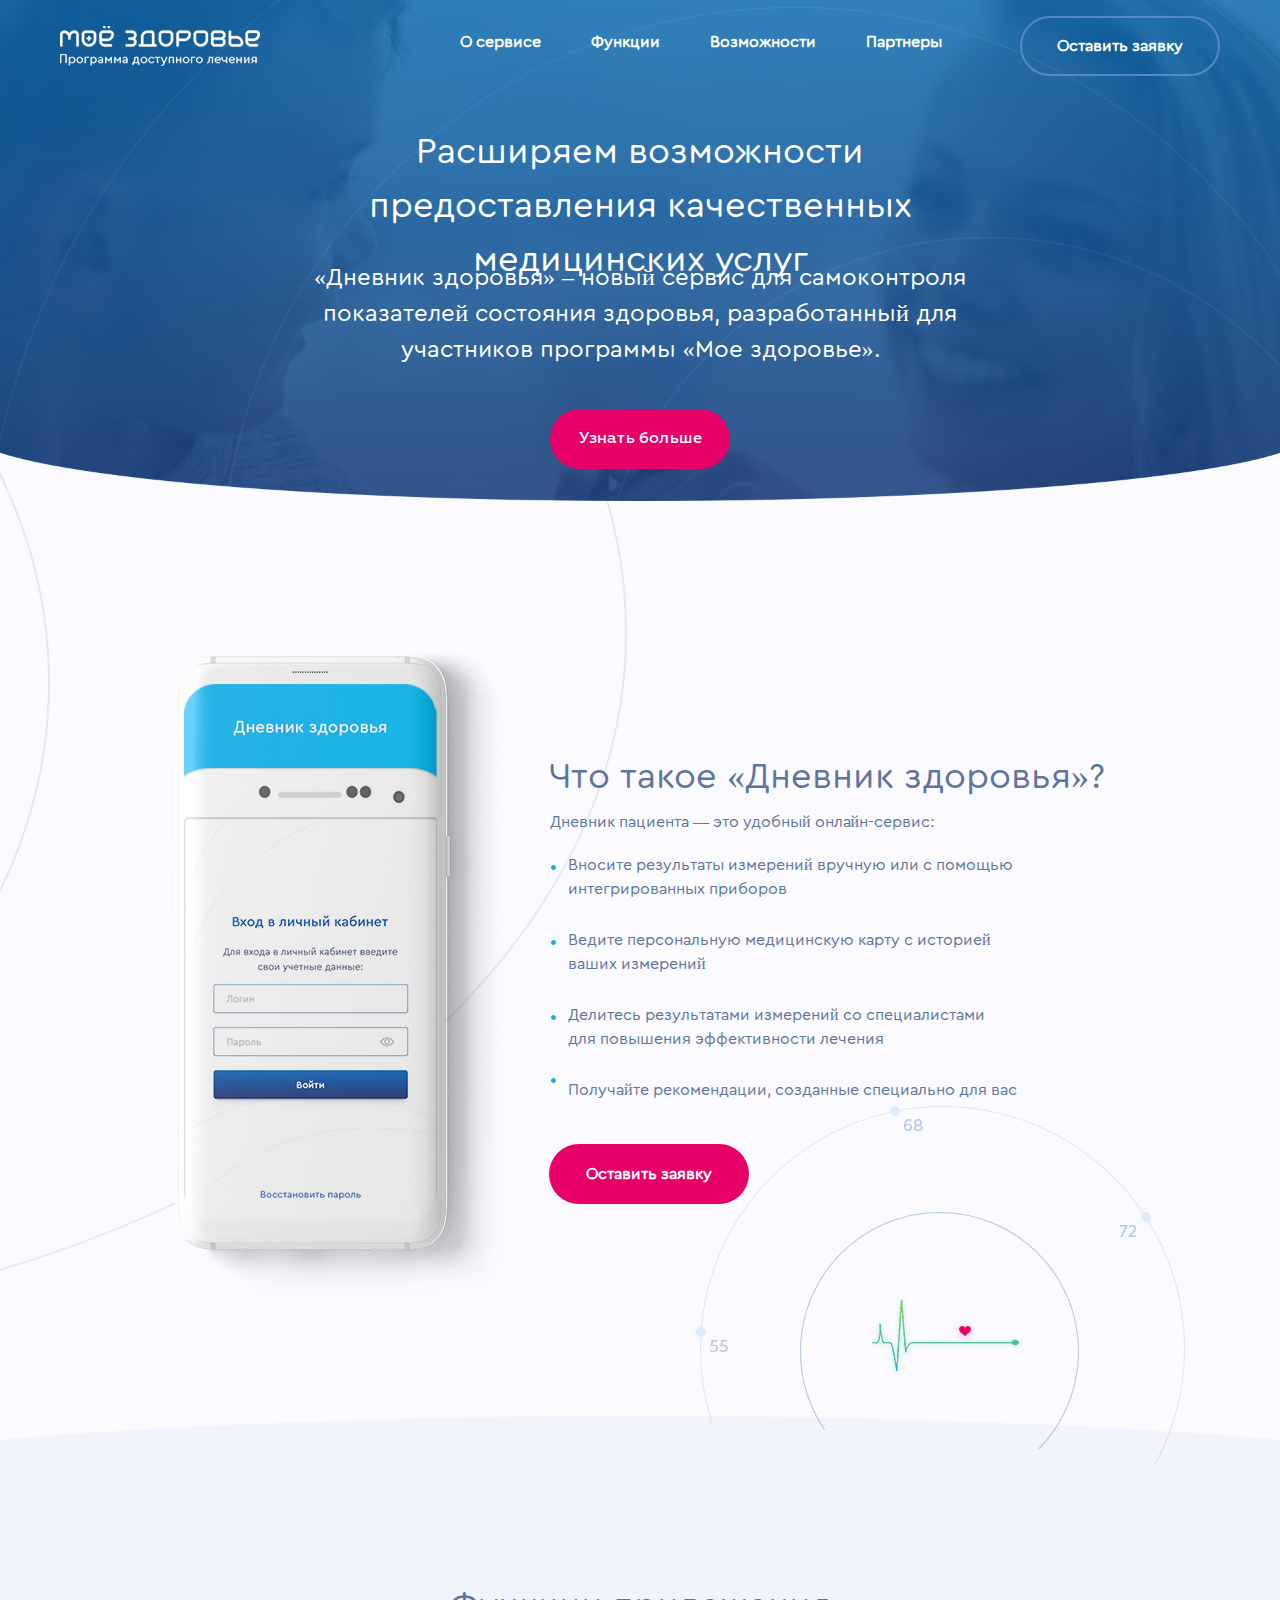
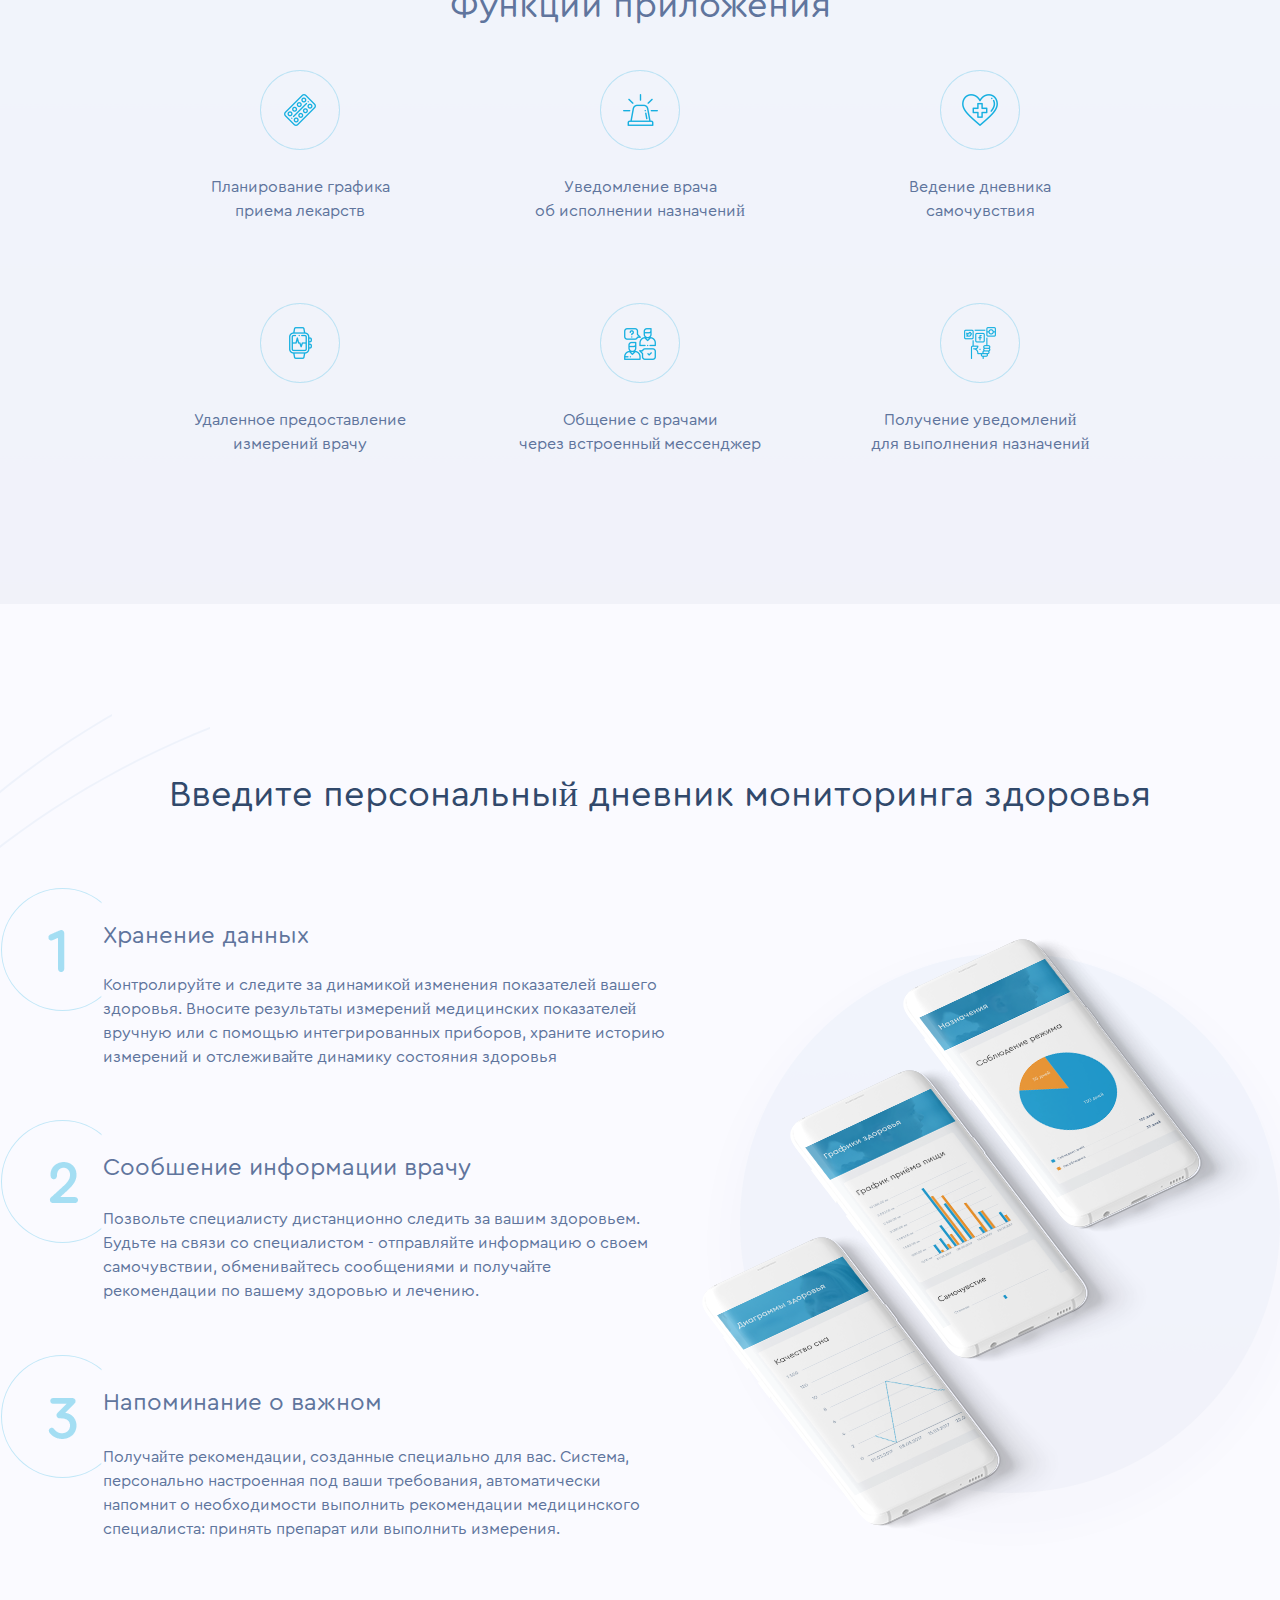
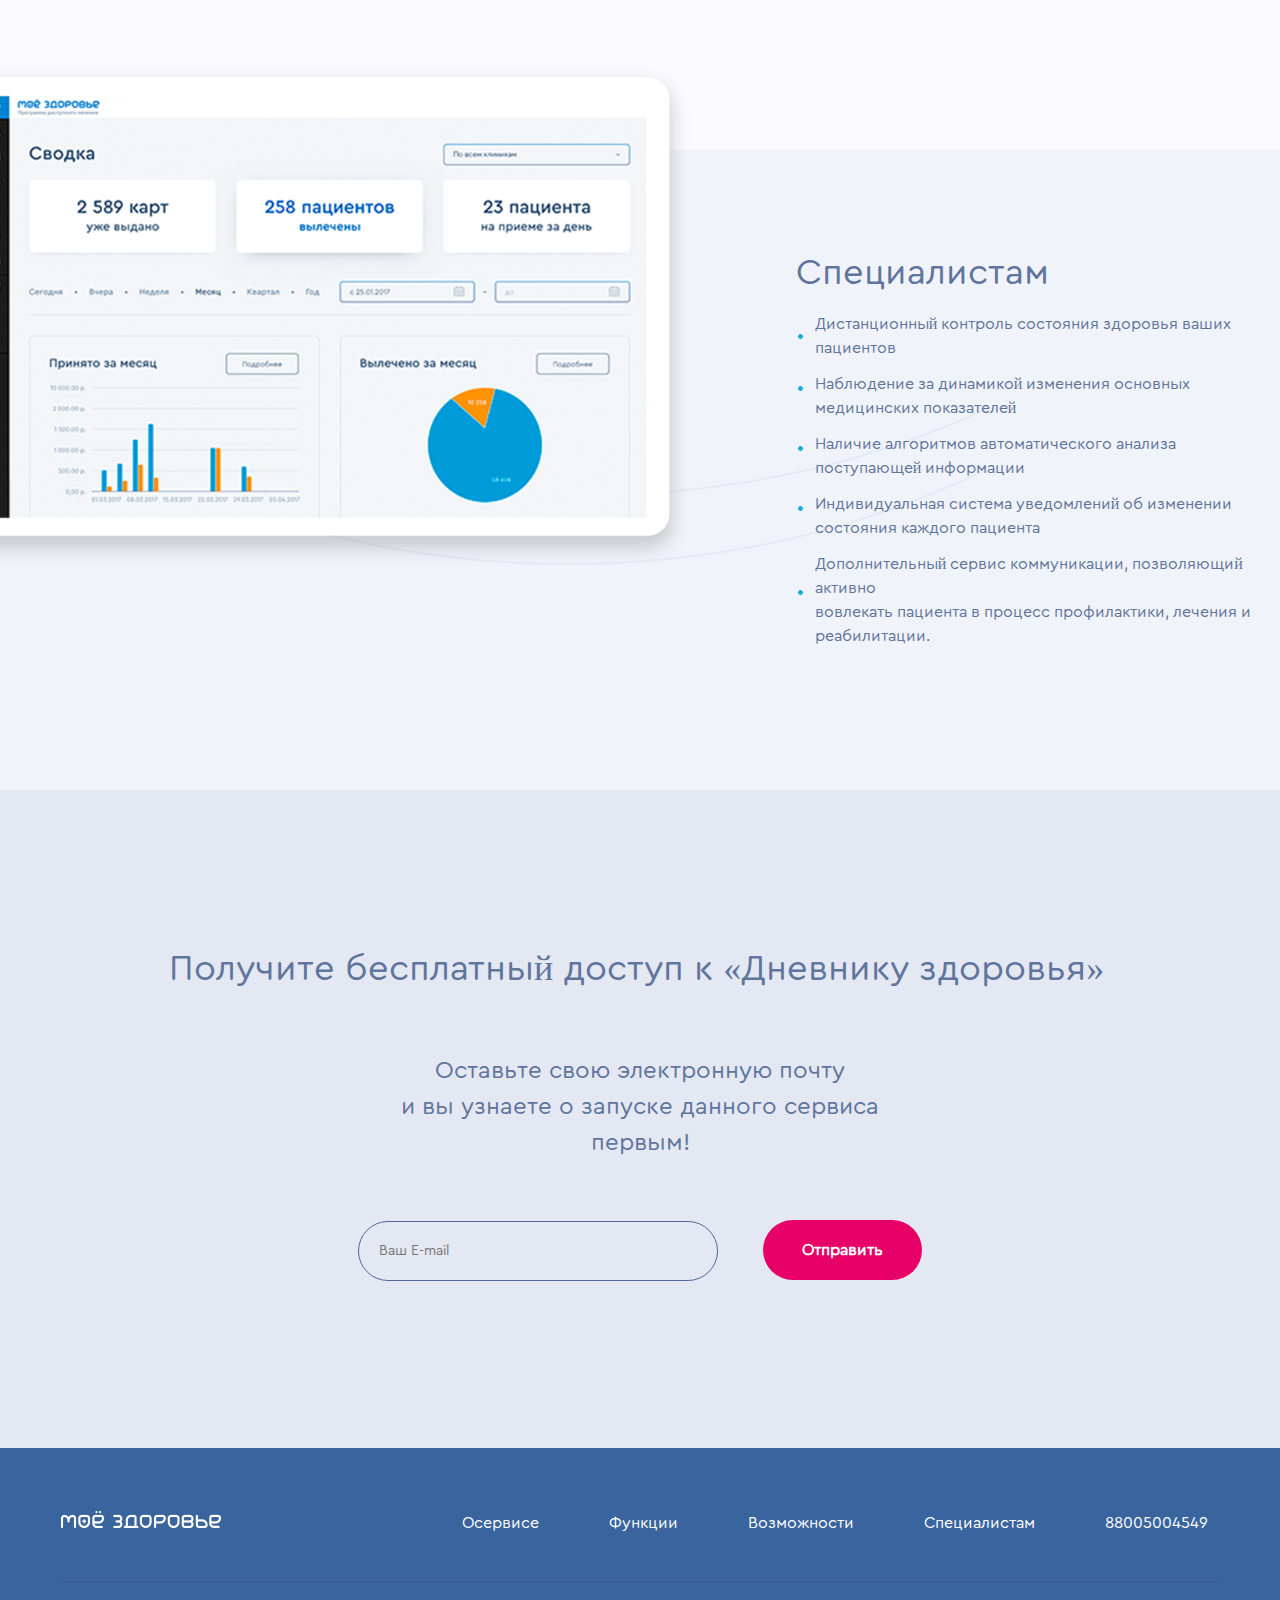
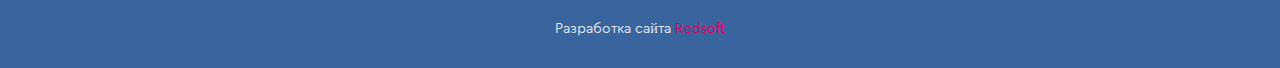
<file: index.html>
<!DOCTYPE html>
<html lang="en">
	<head>
		<meta charset="UTF-8">
		<meta name="viewport" content="width=device-width, user-scalable=no, initial-scale=1.0, maximum-scale=1.0, minimum-scale=1.0">
		<meta http-equiv="X-UA-Compatible" content="ie=edge">
		<title>Лэндинг_для_сервиса_МЗ тест.psd</title>
		<link rel="stylesheet" href="css/style.css">
		<link rel="stylesheet" href="css/slider.css">
	</head>
	<body>
		<!-- Шапка сайта -->
		<div class="header">
			<div class="header__top">			
				<div class="header__top logo">
					<img src="img/logo-gray.png" alt="">
				</div>
				<div class="header__top menu">
					<nav>
						<ul class="top-menu">
							<li>
								<a href="#">О сервисе</a>
								<div class="dot"></div>
							</li>
							<li>
								<a href="#">Функции</a>
								<div class="dot"></div>
							</li>
							<li>
								<a href="#">Возможности</a>
								<div class="dot"></div>
							</li>
							<li>
								<a href="#">Партнеры</a>
								<div class="dot"></div>
							</li>
						</ul>
					</nav>
				</div>
				<button class="order">Оставить заявку</button>
			</div>
			<h3 align="center"></h3>
<div id="slider">
	<div class="slider">
		<ul id="pics">
			<div class="pic1">
				<div class="body">
					<div class="header__text">
						<h1>Расширяем возможности предоставления 
				качественных медицинских услуг</h1>
						<p>«Дневник здоровья» – новый сервис для самоконтроля показателей состояния здоровья, разработанный для участников программы «Мое здоровье».</p>
					</div>
					<button class="more">Узнать больше</button>
					<div class="spin">
						<li class="spin-active"></li>
						<li class="spin-disable"></li>
					</div>
				</div>
				<div class="img1"></div>
			</div>
			<div class="pic2">
				<div class="body">
					<div class="header__text2">
						<h1>Следить за здоровьем станет проще</h1>
						<p>Скоро вы сможете находиться на связи со своим лечащим врачом независимо от своего местоположения, вести дневник мониторинга самочувствия, получать рекомендации по плану лечения и многое другое.</p>
					</div>
					<button class="more2">Узнать больше</button>
					<div class="spin2">
						<li class="spin-disable"></li>
						<li class="spin-active"></li>
					</div>
				</div>
				<div class="img2"></div>
			</div>
		</ul>
	</div>
</div>		</div>
		<div class="ellips">
			<img src="/img/ellips.png" alt="">
		</div>
		<!-- Дневник здоровья -->
		<div class="remsmed">
			<div class="rems">
				<div class="rems__lines"></div>
				<div class="rems__mobile">
					<img src="img/mobile.png" alt="">
				</div>
				<div class="rems__text">
					<div class="title">
						Что такое «Дневник здоровья»?
					</div>
					<div class="subtitle">
						Дневник пациента — это удобный онлайн-сервис:
					</div>
					<table class="text">
						<tr>
							<td><img src="img/dot.png" alt=""></td>
							<td>Вносите результаты измерений вручную или с помощью<br>интегрированных приборов</td>
						</tr>
						<tr>
							<td><img src="img/dot.png" alt=""></td>
							<td>Ведите персональную медицинскую карту с историей<br>ваших измерений</td>
						</tr>
						<tr>
							<td><img src="img/dot.png" alt=""></td>
							<td>Делитесь результатами измерений со специалистами<br>для повышения эффективности лечения</td>
						</tr>
						<tr>
							<td><img src="img/dot.png" alt=""></td>
							<td>Получайте рекомендации, созданные специально для вас</td>
						</tr>
					</table>
					<button class="rems__order">Оставить заявку</button>
				</div>	
			</div>
		</div>	
		<div class="diagramm">
			<img src="img/diagramm.png" alt="">
		</div>
		<!-- Функции -->
		<div class="functions">
			<div class="functions__substrate">
				<div class="functions__title">Функции приложения</div>
				<div class="functions__rows row1">
					<div class="functions__column">
						<img src="img/1.png" alt="">
						<p>Планирование графика<br>приема лекарств</p>
					</div>
					<div class="functions__column">
						<img src="img/2.png" alt="">
						<p>Уведомление врача<br>об исполнении назначений</p>
					</div>
					<div class="functions__column">
						<img src="img/3.png" alt="">
						<p>Ведение дневника<br>самочувствия</p>
					</div>
				</div>
				<div class="functions__rows row2">
					<div class="functions__column">
						<img src="img/4.png" alt="">
						<p>Удаленное предоставление<br>измерений врачу</p>
					</div>
					<div class="functions__column">
						<img src="img/5.png" alt="">
						<p>Общение с врачами<br>через встроенный мессенджер</p>
					</div>
					<div class="functions__column">
						<img src="img/6.png" alt="">
						<p>Получение уведомлений<br>для выполнения назначений</p>
					</div>
				</div>
			</div>
		</div>
		<!-- Возможности -->
		<div class="capabilities">
			<div class="capabilities__body">
				<div class="capabilities__title">
					Введите персональный дневник мониторинга здоровья
				</div>
				<div class="capabilities__columns">
					<div class="capabilities__text">
						<div class="capabilities__text text1">
							<div class="text-columns">
								<div class="text-columns__numb">
									<img src="img/numb1.png" alt="">
								</div>
								<div class="text-columns__texts">
									<div class="text-columns__text title">
										Хранение данных
									</div>
									<div class="text-columns__text text">
										Контролируйте и следите за динамикой изменения показателей вашего здоровья. Вносите результаты измерений медицинских показателей вручную или с помощью интегрированных приборов, храните историю измерений и отслеживайте динамику состояния здоровья
									</div>
								</div>
							</div>
						</div>
						<div class="capabilities__text text2">
							<div class="text-columns">
								<div class="text-columns__numb">
									<img src="img/numb2.png" alt="">
								</div>
								<div class="text-columns__texts">
									<div class="text-columns__text title">
										Сообшение информации врачу
									</div>
									<div class="text-columns__text text">
										Позвольте специалисту дистанционно следить за вашим здоровьем. Будьте на связи со специалистом - отправляйте информацию о своем самочувствии, обменивайтесь сообщениями и получайте рекомендации по вашему здоровью и лечению.
									</div>
								</div>
							</div>
						</div>
						<div class="capabilities__text text3">
							<div class="text-columns">
								<div class="text-columns__numb">
									<img src="img/numb3.png" alt="">
								</div>
								<div class="text-columns__texts">
									<div class="text-columns__text title">
										Напоминание о важном
									</div>
									<div class="text-columns__text text">
										Получайте рекомендации, созданные специально для вас. Система, персонально настроенная под ваши требования, автоматически напомнит о необходимости выполнить рекомендации медицинского специалиста: принять препарат или выполнить измерения.
									</div>
								</div>
							</div>
						</div>
					</div>
					<div class="capabilities__mobiles">
						<img src="img/mokaps_mobiles.png" alt="">
					</div>
				</div>
			</div>
		</div>
		<div class="lines">
			<img src="/img/lines.png" alt="">
		</div>
		<!-- Специалисты -->
		<div class="specialists">
			<div class="specialists__body">
				<div class="specialists__rows">
					<div class="specialists__cols col1">
						<img src="img/grupps.png" alt="">
					</div>
					<div class="specialists__cols col2">
						<div class="specialists__title">
							Специалистам
						</div>
						<table class="specialists__text">
							<tr>
								<td style="padding: 30px 10px 0 0;"><img src="img/dot.png" alt=""></td>
								<td>Дистанционный контроль состояния здоровья ваших пациентов</td>
							</tr>
							<tr>
								<td><img src="img/dot.png" alt=""></td>
								<td>Наблюдение за динамикой изменения основных<br>медицинских показателей</td>
							</tr>
							<tr>
								<td><img src="img/dot.png" alt=""></td>
								<td>Наличие алгоритмов автоматического анализа<br>поступающей информации</td>
							</tr>
							<tr>
								<td><img src="img/dot.png" alt=""></td>
								<td>Индивидуальная система уведомлений об изменении<br>состояния каждого пациента</td>
							</tr>
							<tr>
								<td><img src="img/dot.png" alt=""></td>
								<td>Дополнительный сервис коммуникации, позволяющий активно<br>вовлекать пациента в процесс профилактики, лечения и реабилитации.</td>
							</tr>
						</table>
					</div>
				</div>
			</div>
		</div>
		<!-- Доступ -->
		<div class="access">
			<div class="access__sends">
				<div class="access__text">
					<div class="access__title">
						Получите бесплатный доступ к «Дневнику здоровья»
					</div>
					<div class="access__subtitle">
						Оставьте свою электронную почту<br>и вы узнаете о запуске данного сервиса первым!
					</div>
				</div>
				<div class="access__forms">
					<form action="#" method="post">
						<input type="text" placeholder="Ваш E-mail">
						<button type="button">Отправить</button>
					</form>
				</div>
			</div>
		</div>
		<!-- Подвал сайта -->
		<div class="footer">
			<div class="footer__body">
				<div class="footer__rows">
					<div class="footer__logo">
						<img src="img/logo-bottom.png" alt="">
					</div>
					<nav class="footer__menu">
						<ul>
							<li>
								<a href="#">Осервисе</a>
							</li>
							<li>
								<a href="#">Функции</a>
							</li>
							<li>
								<a href="#">Возможности</a>
							</li>
							<li>
								<a href="#">Специалистам</a>
							</li>
							<li>
								<span>88005004549</span>
							</li>
						</ul>
					</nav>
				</div>
				<div class="footer__line"></div>
				<div class="footer__copy">
					Разработка сайта <span>Redsoft</span>
				</div>
			</div>
		</div>
		<script src="js/main.js"></script>
		<script src="js/slider.js"></script>
		<script src="js/jquery.min.js"></script>
	</body>
</html>
</file>
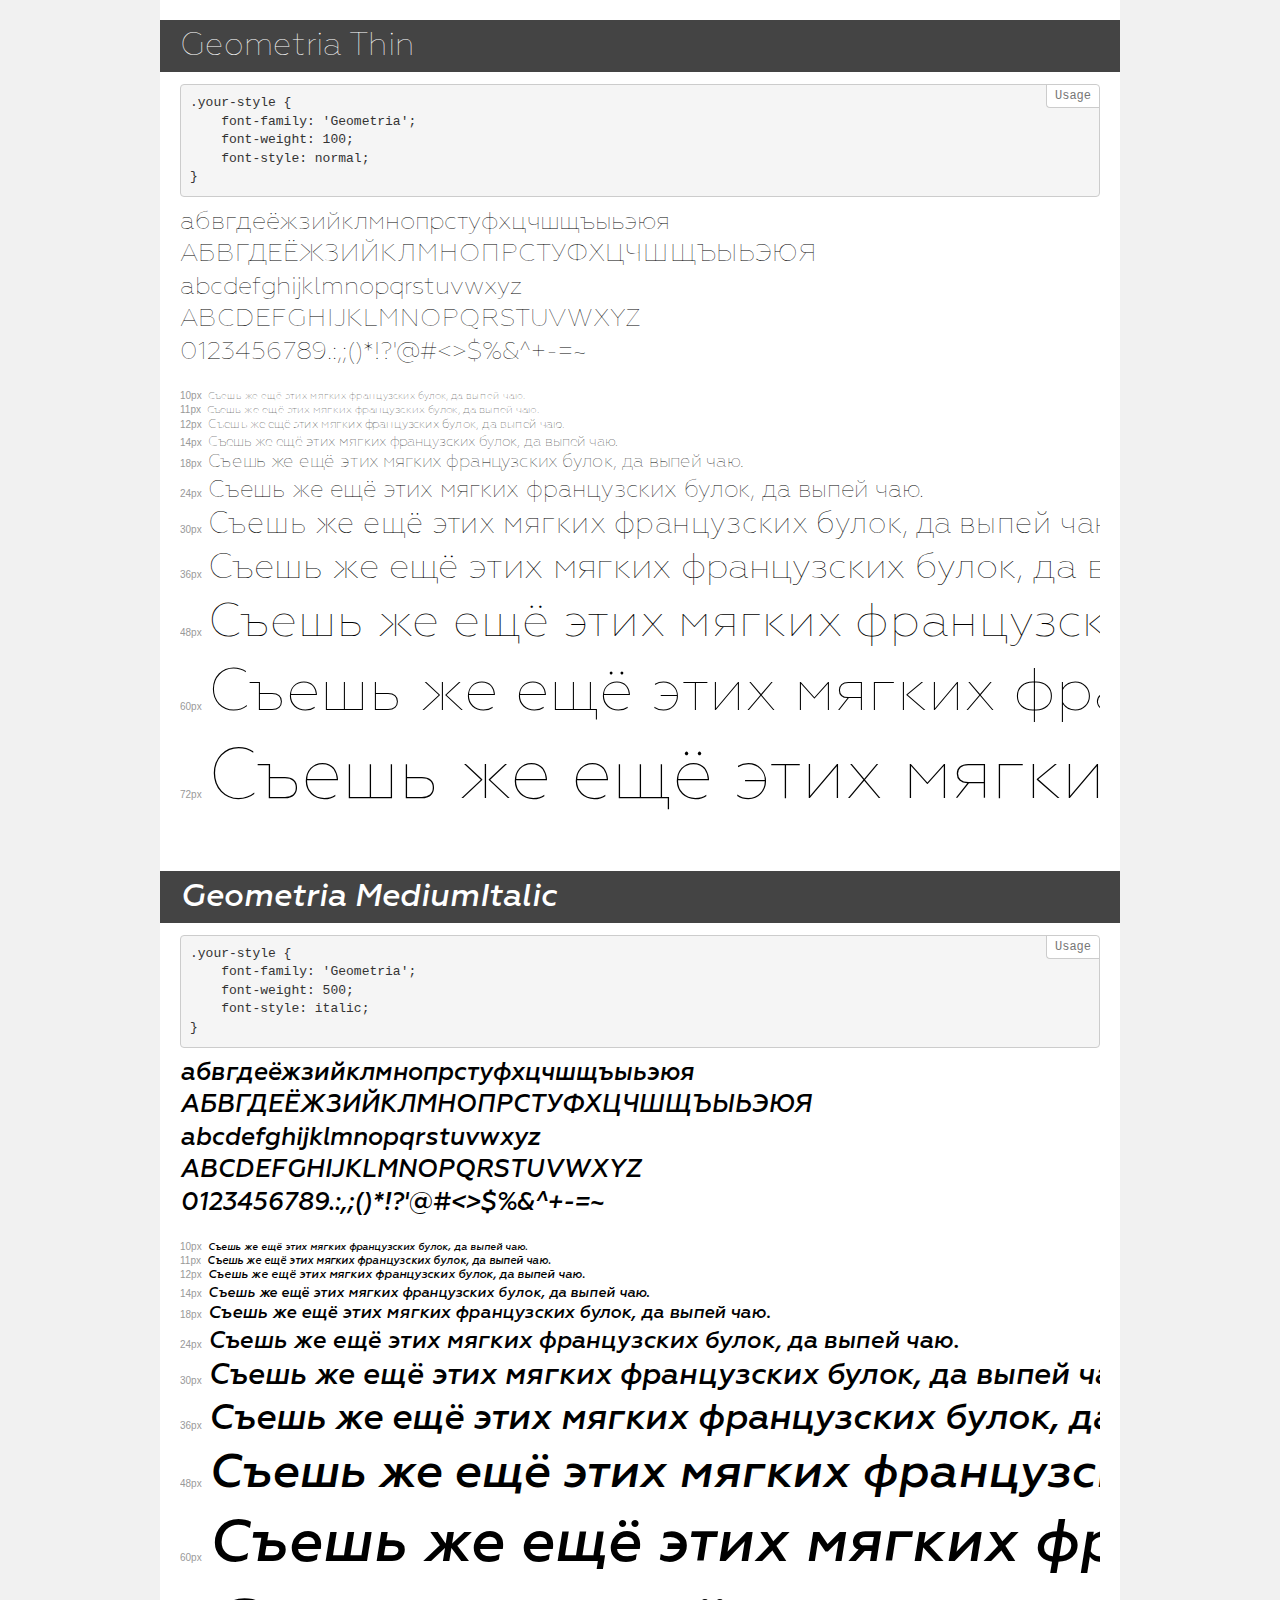
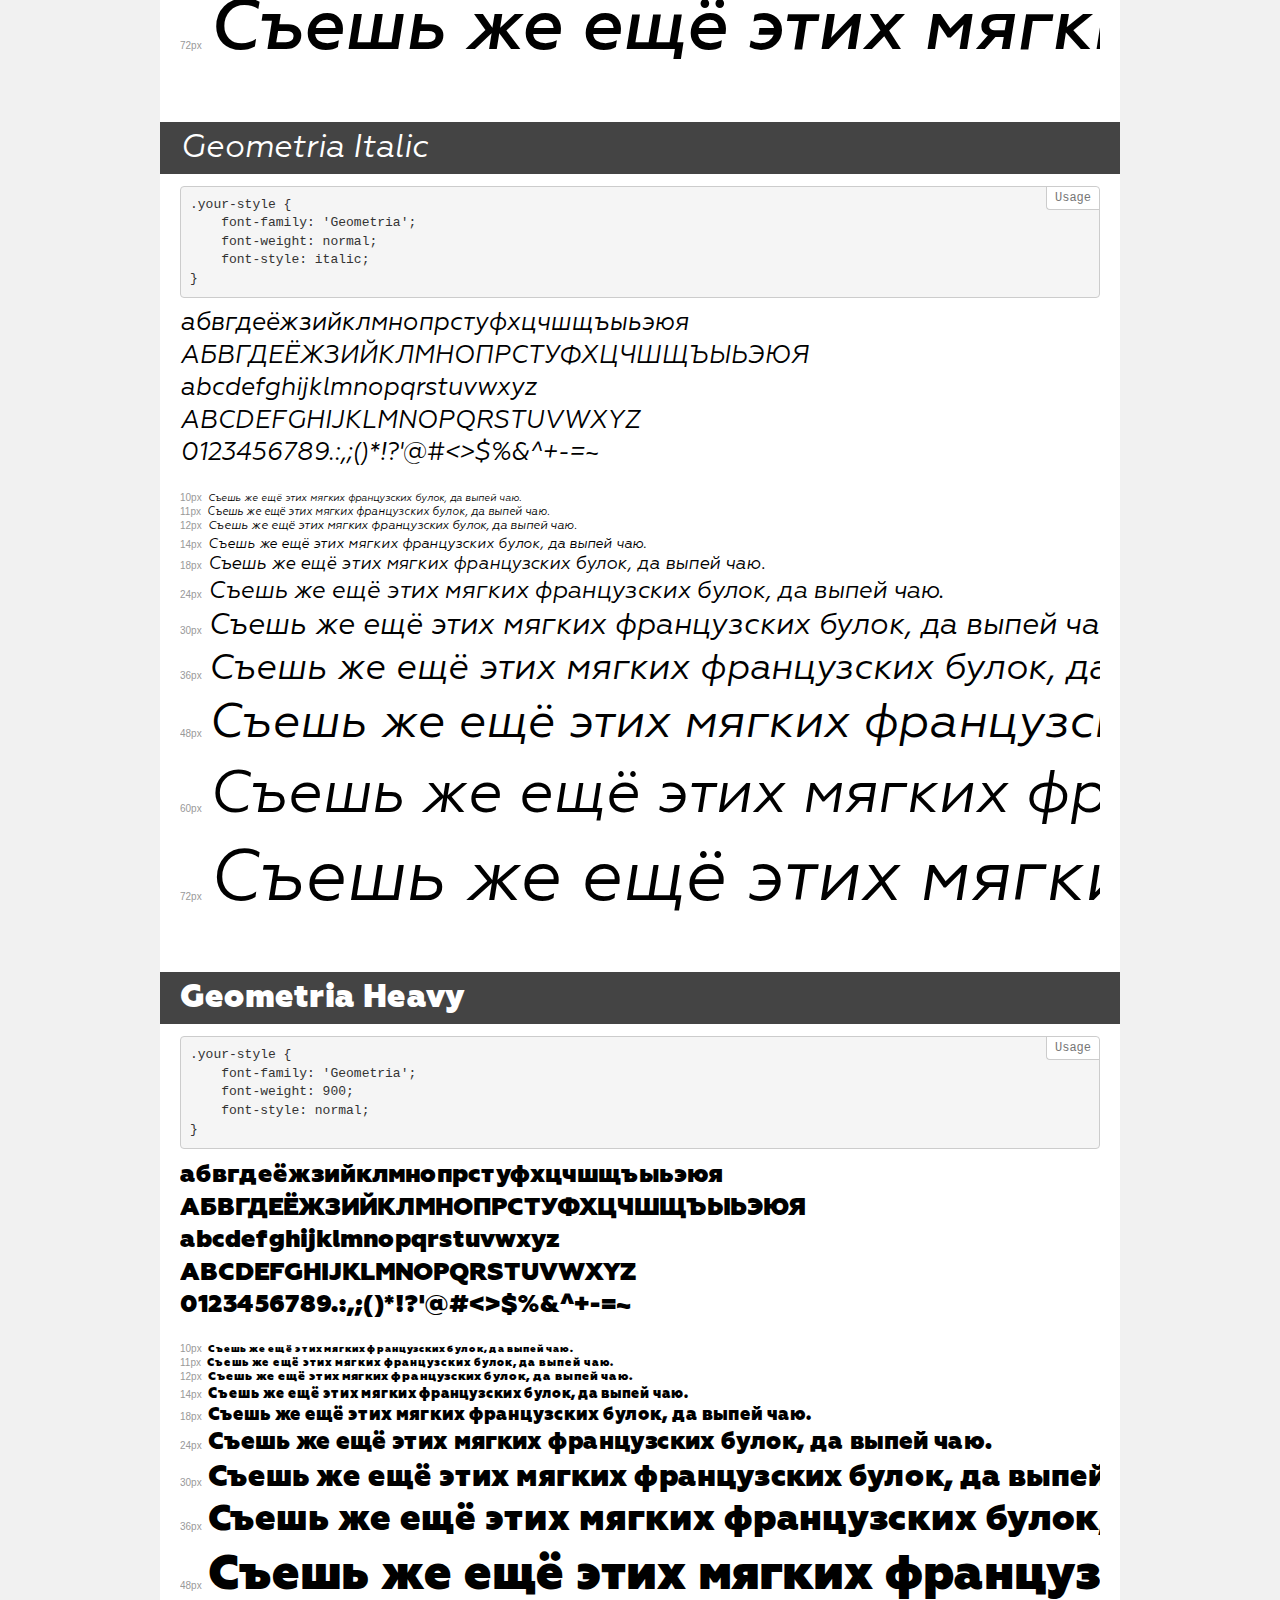
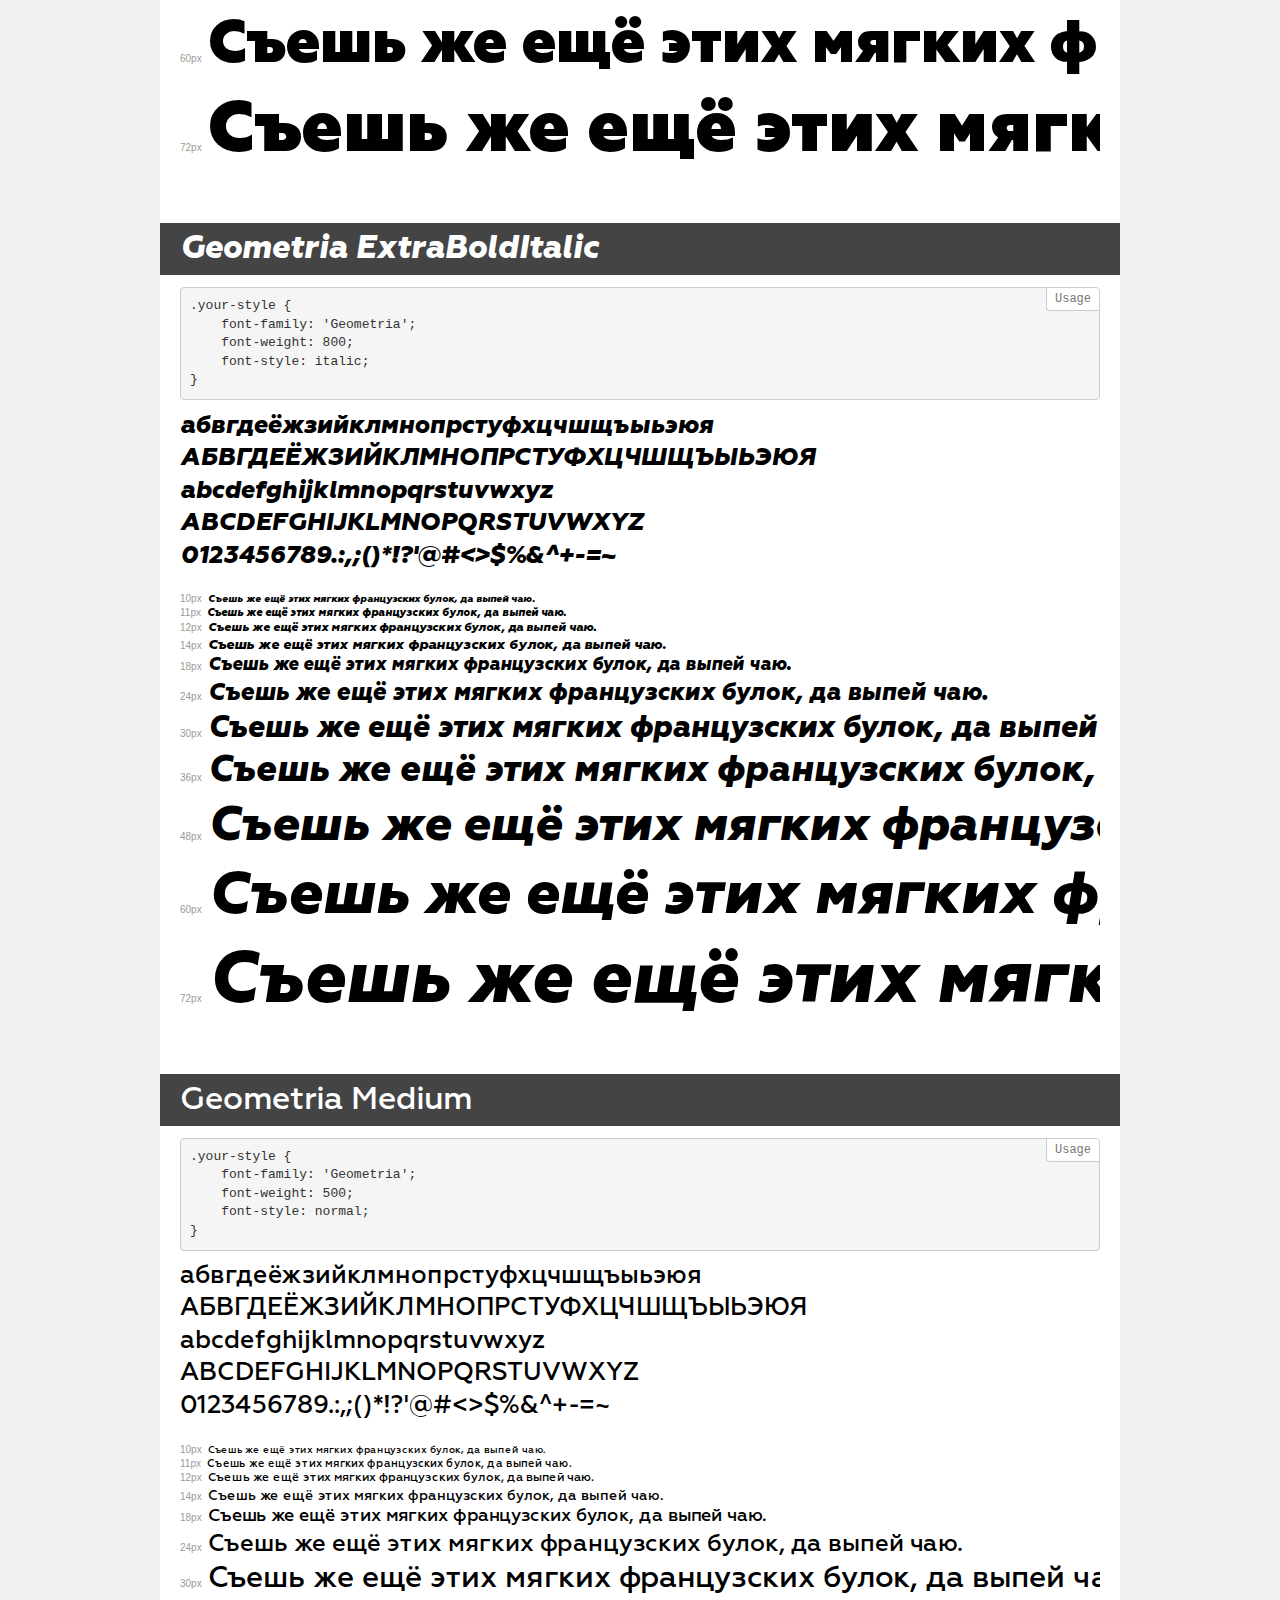
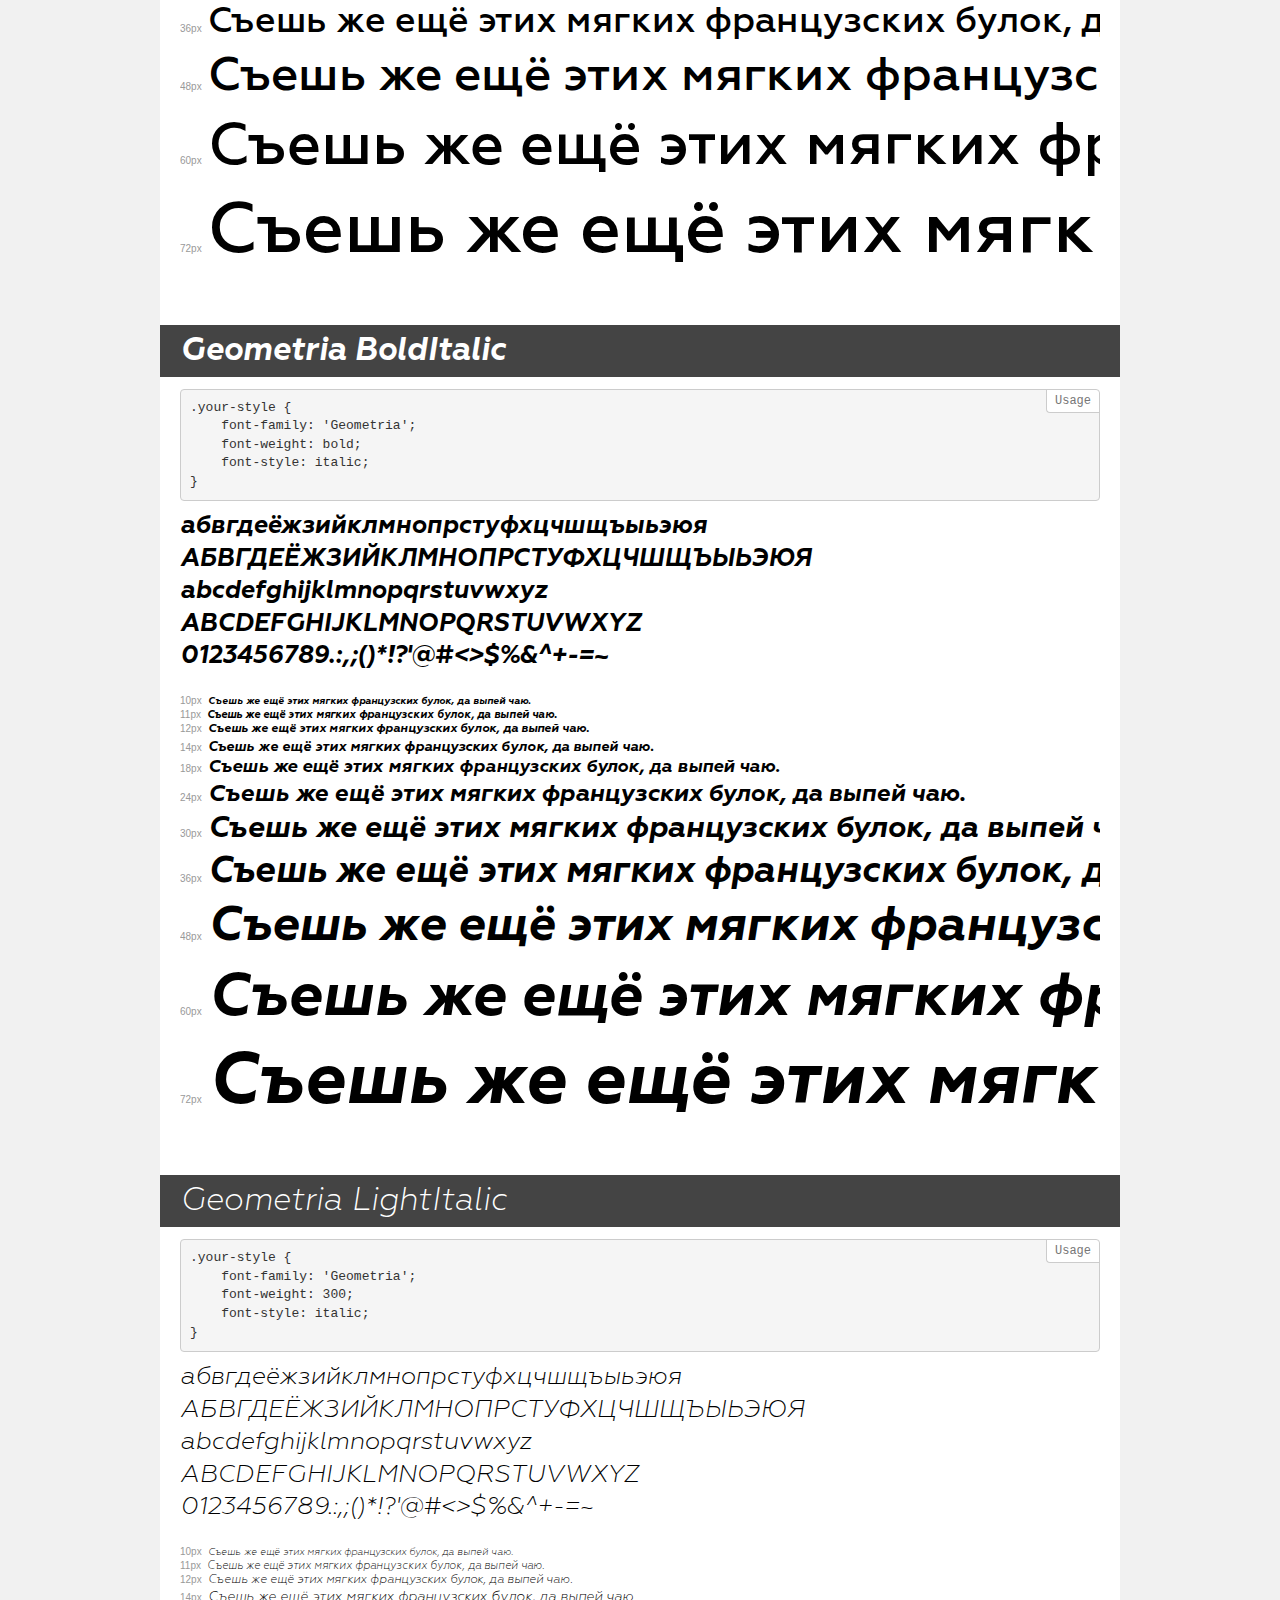
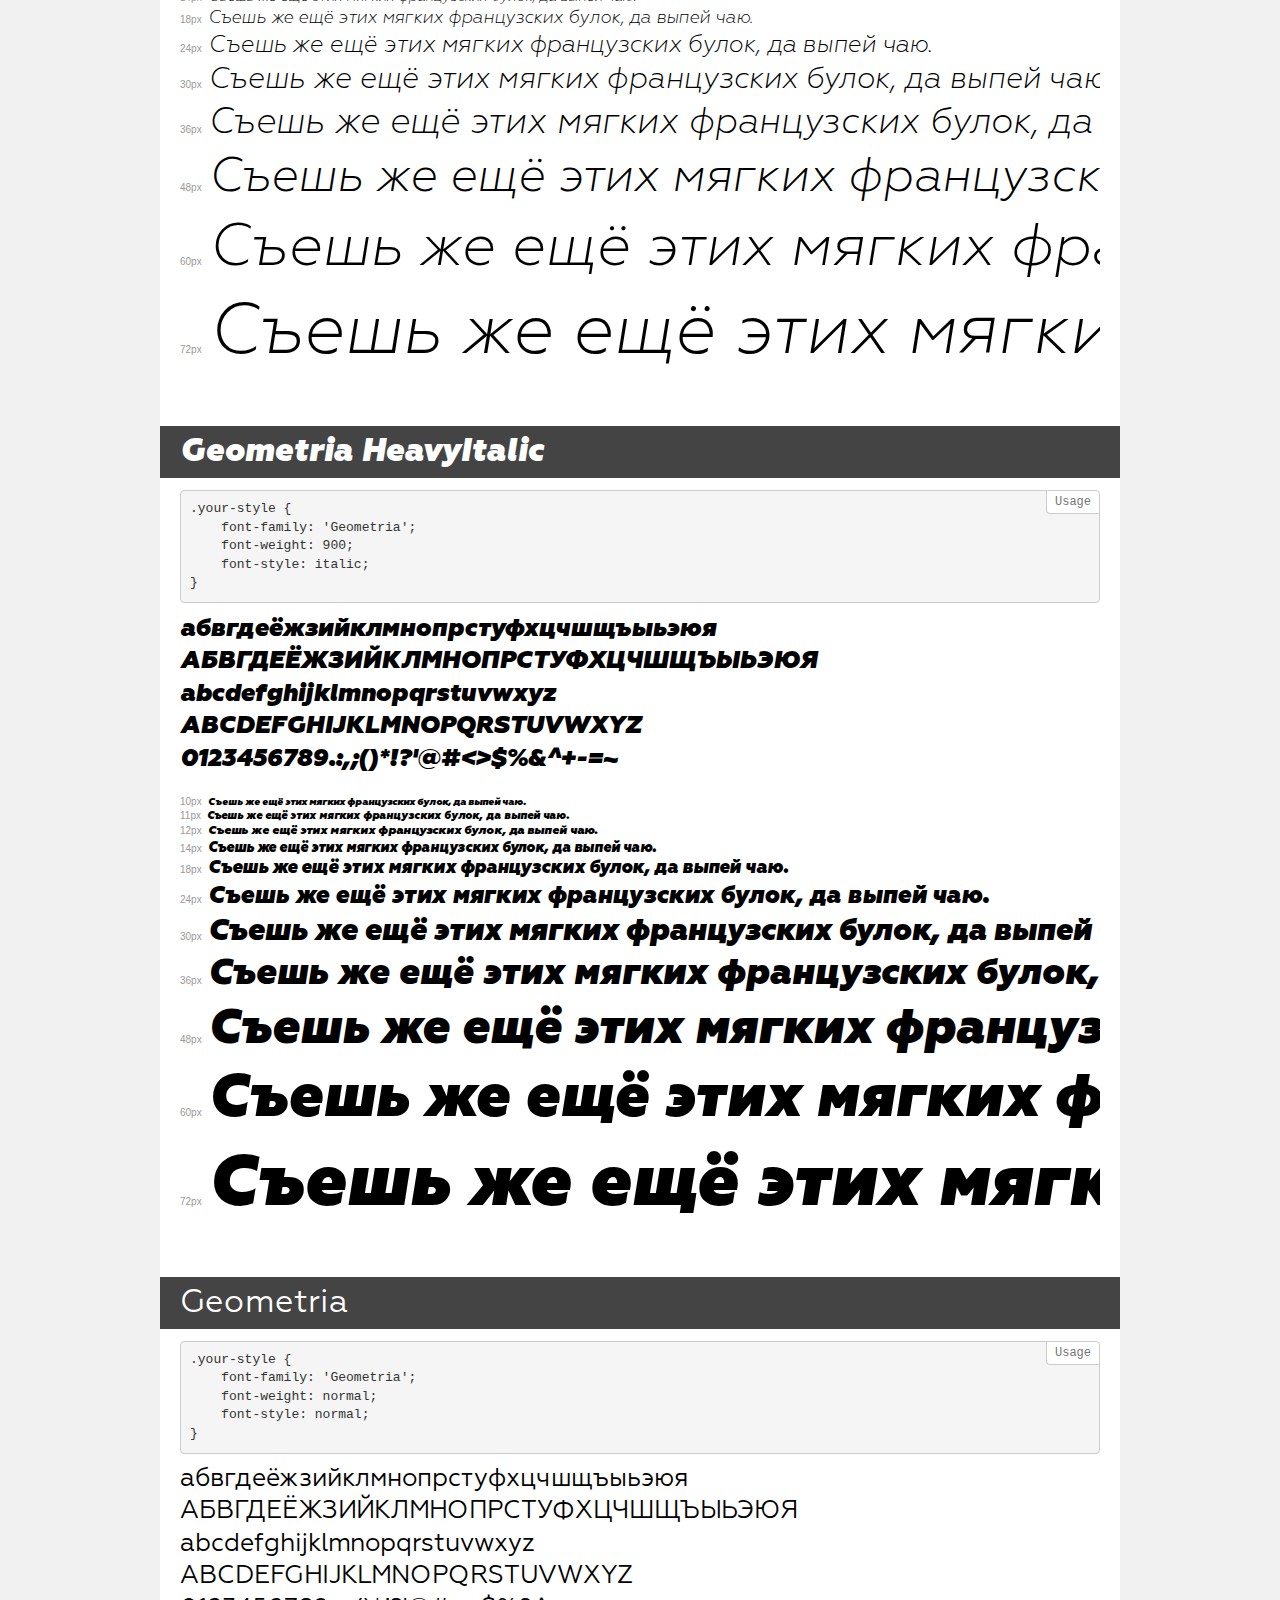
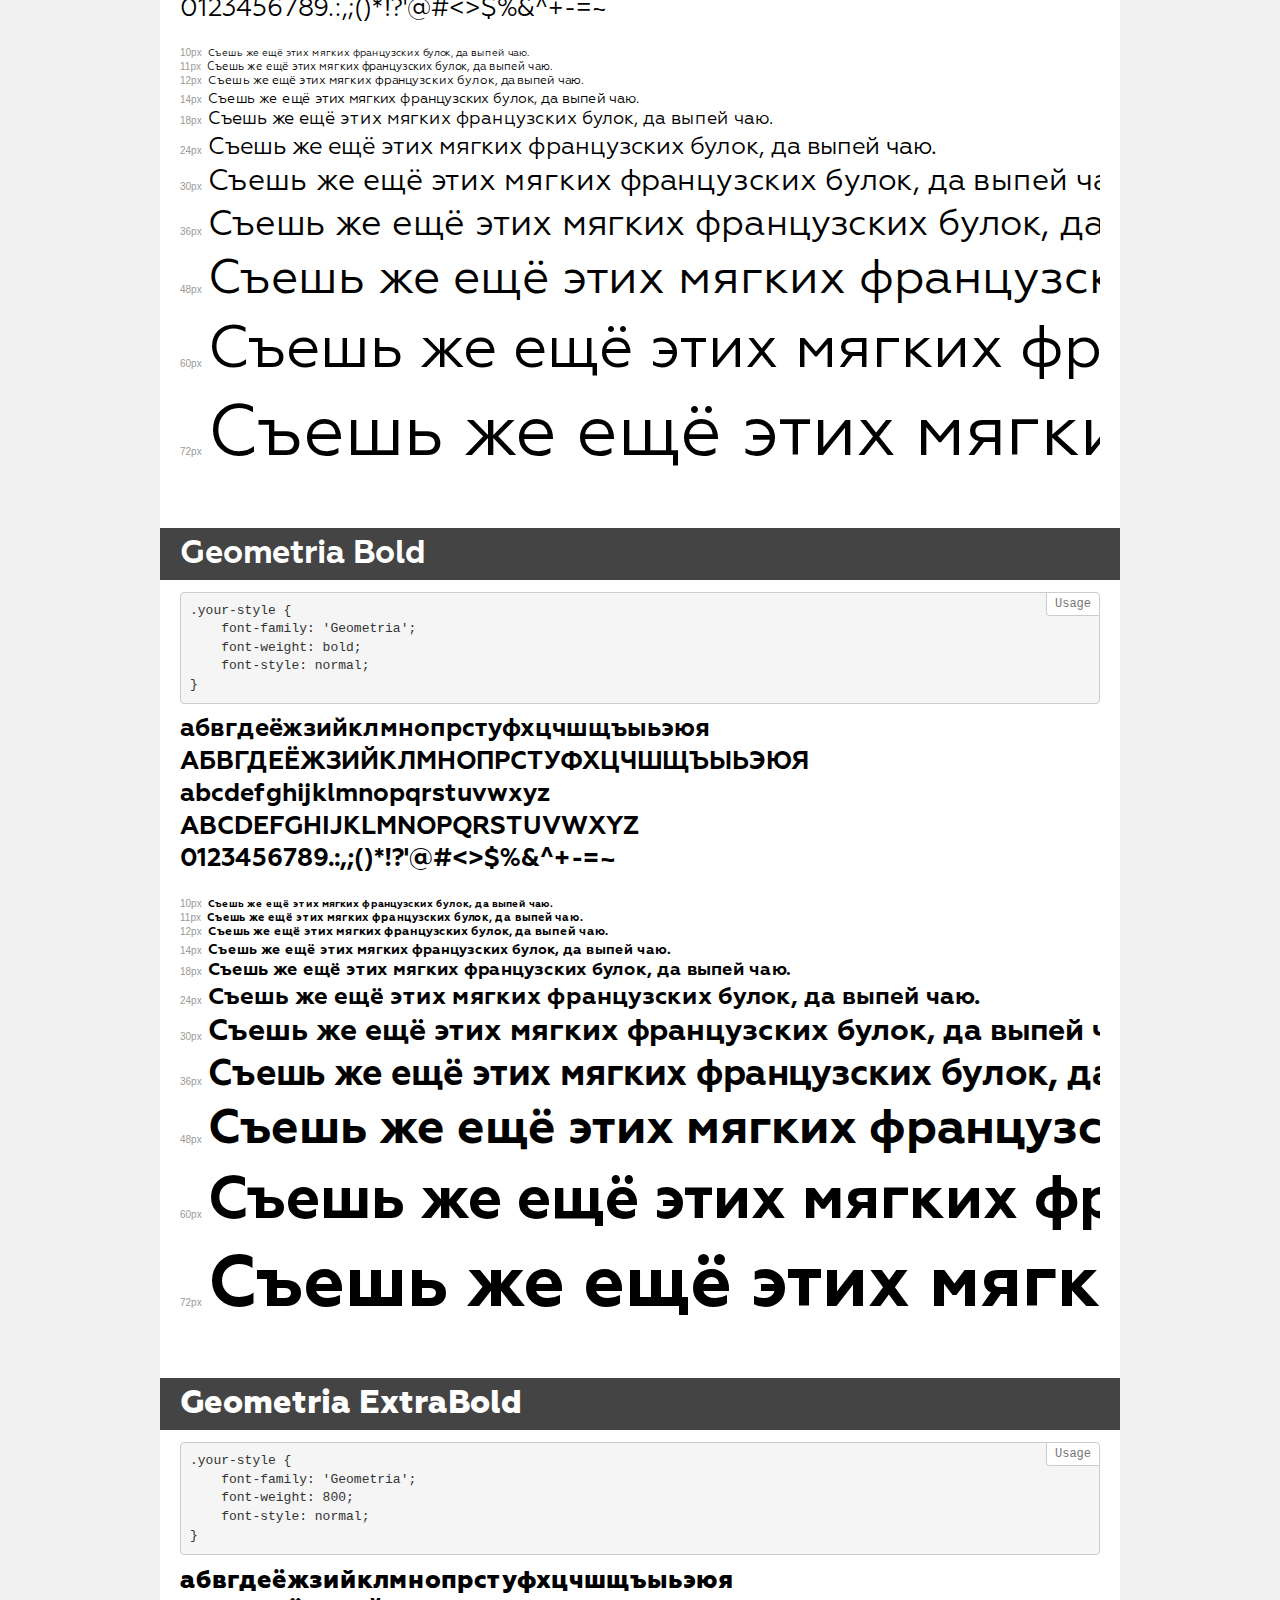
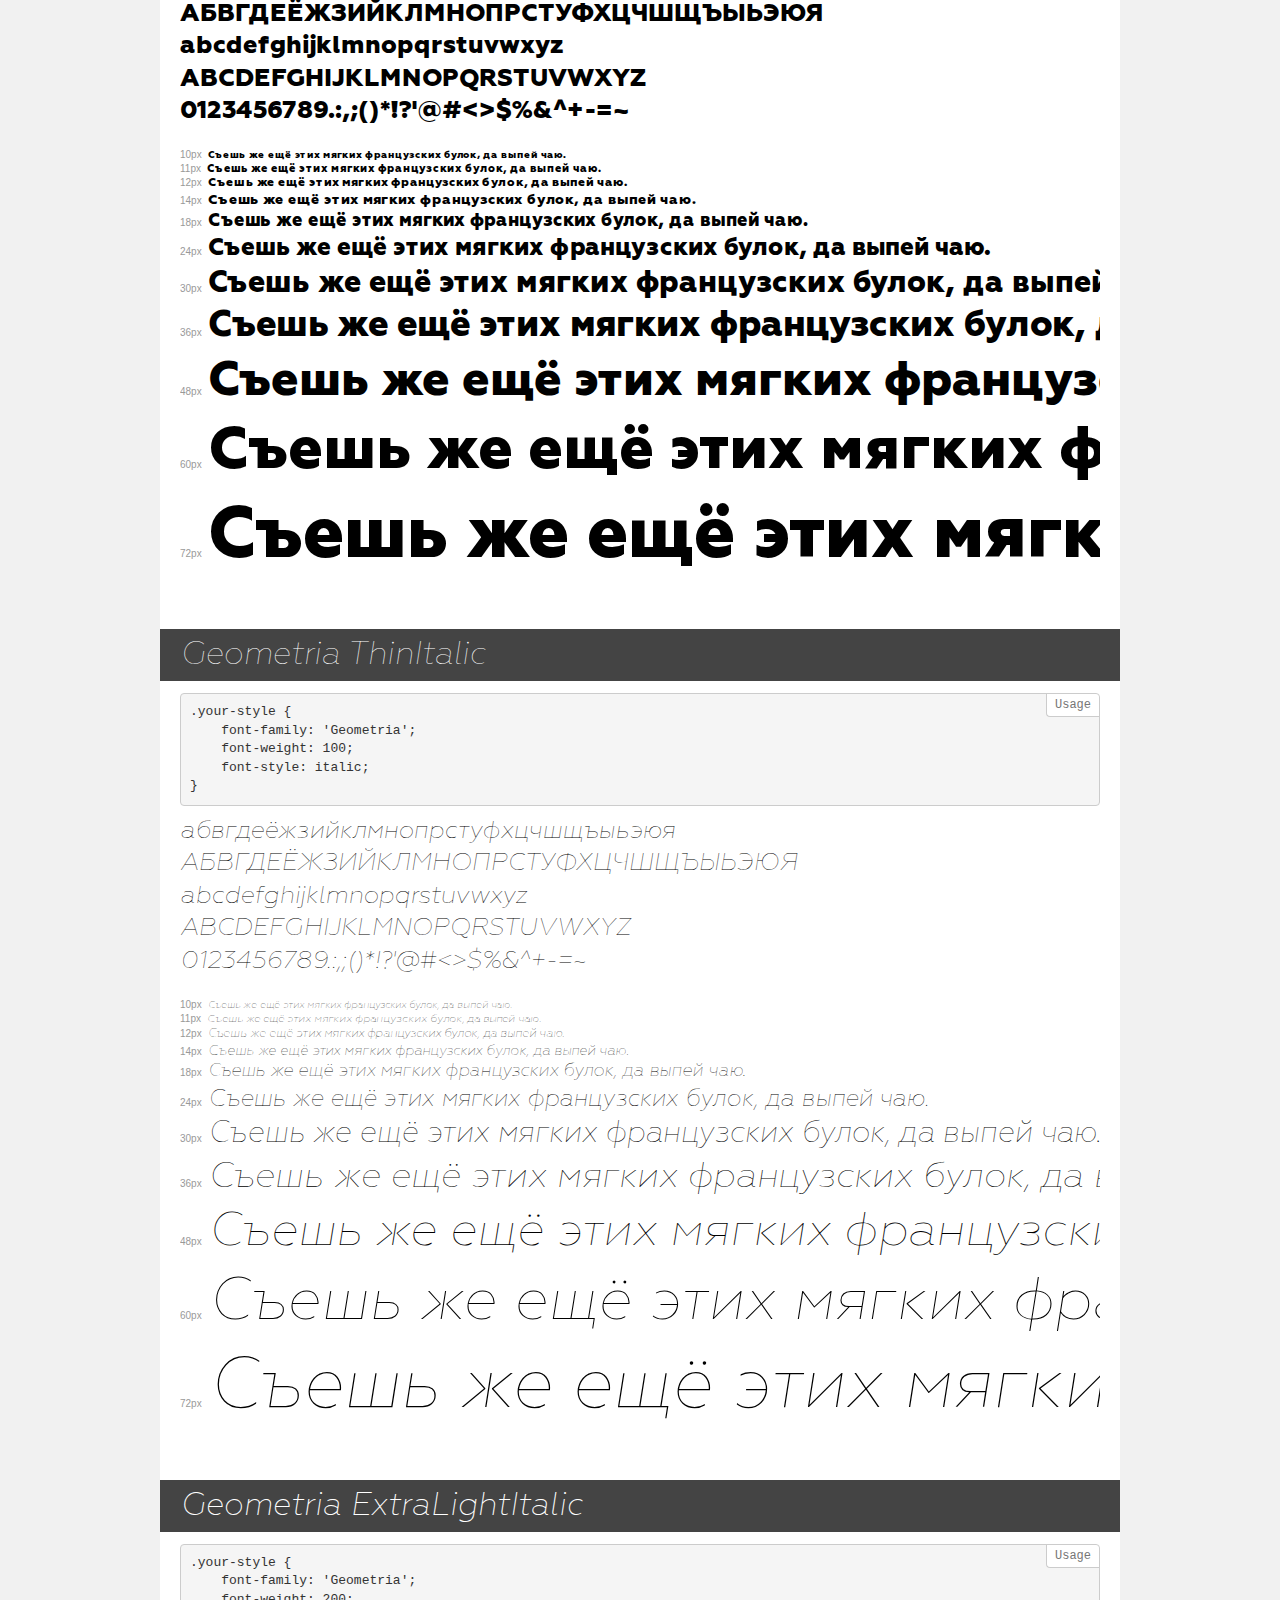
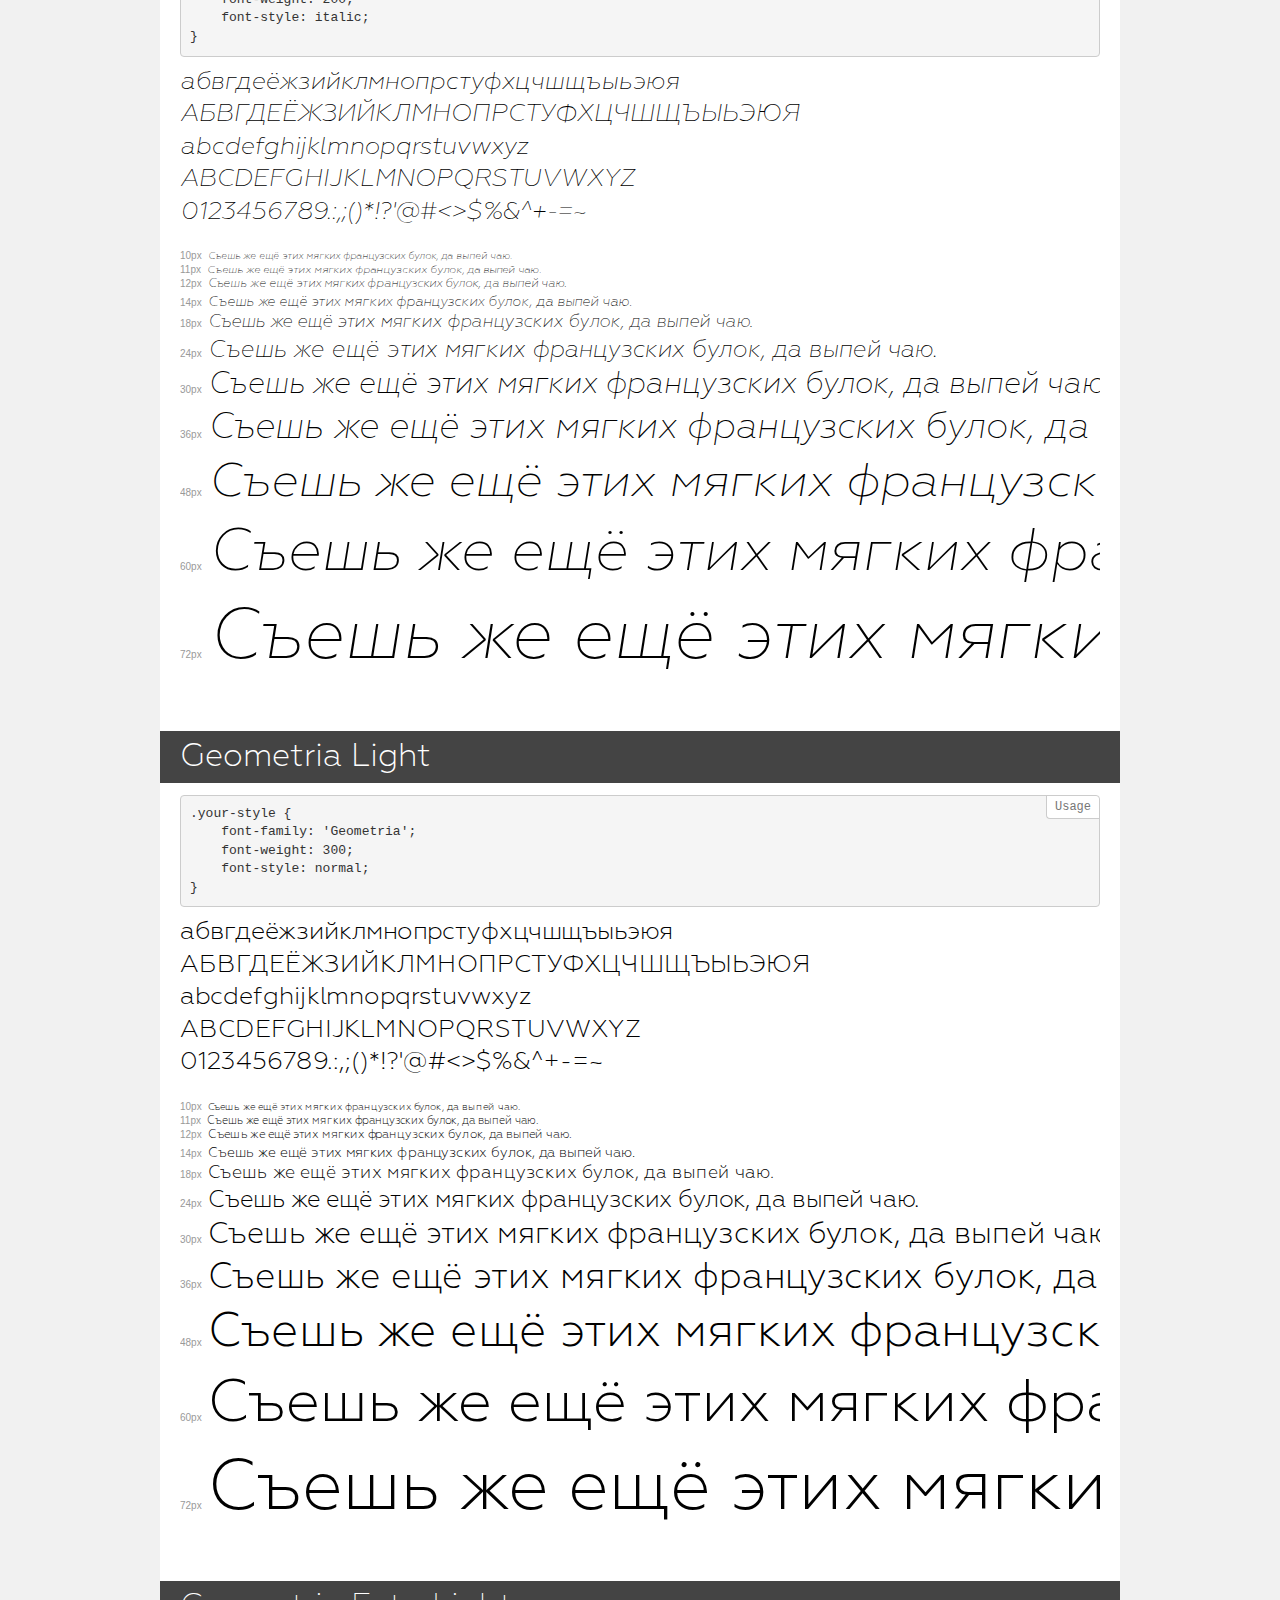
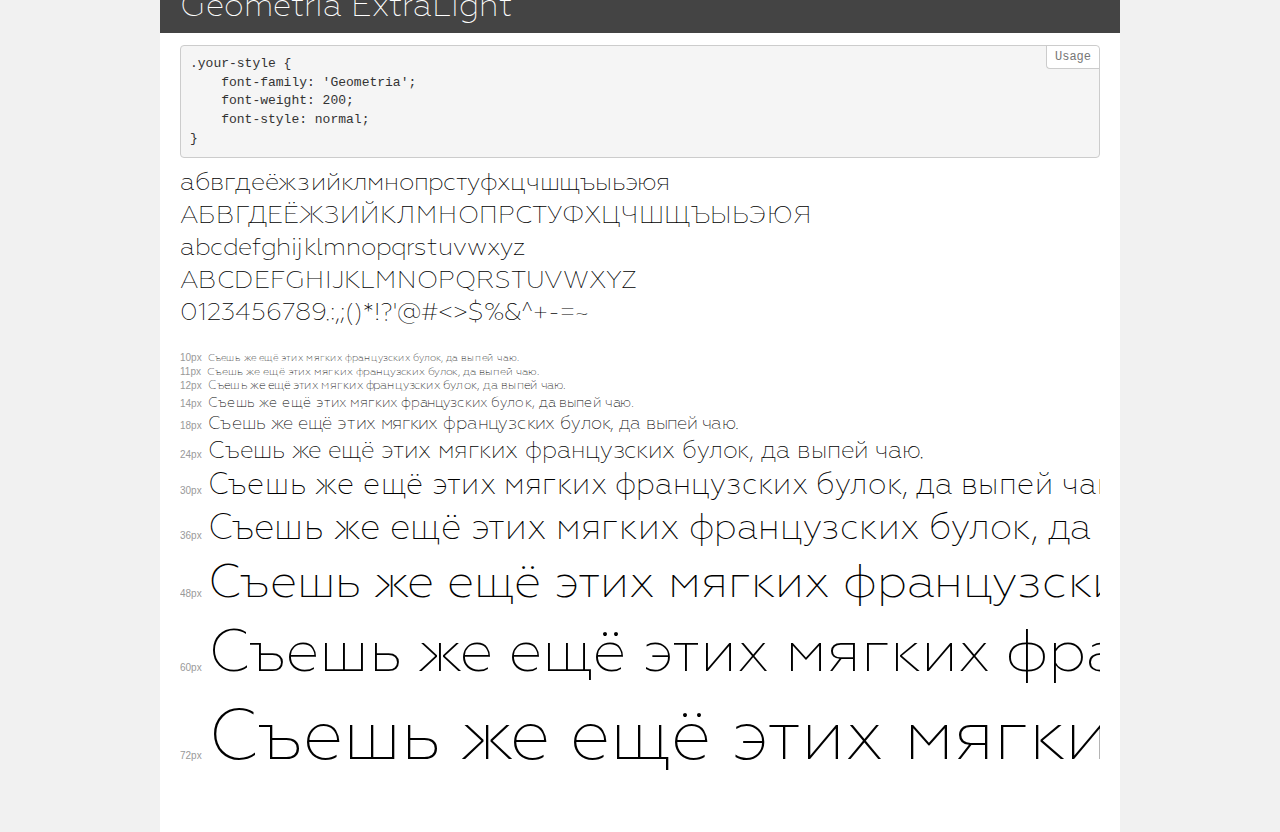
<file: fonts/Geometria/demo.html>
<!DOCTYPE html>
<html>
<head>
	<meta charset="utf-8">
	<meta http-equiv="X-UA-Compatible" content="IE=edge">
	<meta name="viewport" content="width=device-width, initial-scale=1">
	<meta name="robots" content="noindex, noarchive">
	<title>Transfonter demo</title>
	<link href="stylesheet.css" rel="stylesheet">
	<style>
		/*
		http://meyerweb.com/eric/tools/css/reset/
		v2.0 | 20110126
		License: none (public domain)
		*/
		html, body, div, span, applet, object, iframe,
		h1, h2, h3, h4, h5, h6, p, blockquote, pre,
		a, abbr, acronym, address, big, cite, code,
		del, dfn, em, img, ins, kbd, q, s, samp,
		small, strike, strong, sub, sup, tt, var,
		b, u, i, center,
		dl, dt, dd, ol, ul, li,
		fieldset, form, label, legend,
		table, caption, tbody, tfoot, thead, tr, th, td,
		article, aside, canvas, details, embed,
		figure, figcaption, footer, header, hgroup,
		menu, nav, output, ruby, section, summary,
		time, mark, audio, video {
			margin: 0;
			padding: 0;
			border: 0;
			font-size: 100%;
			font: inherit;
			vertical-align: baseline;
		}
		/* HTML5 display-role reset for older browsers */
		article, aside, details, figcaption, figure,
		footer, header, hgroup, menu, nav, section {
			display: block;
		}
		body {
			line-height: 1;
		}
		ol, ul {
			list-style: none;
		}
		blockquote, q {
			quotes: none;
		}
		blockquote:before, blockquote:after,
		q:before, q:after {
			content: '';
			content: none;
		}
		table {
			border-collapse: collapse;
			border-spacing: 0;
		}
		/* common styles */
		body {
			background: #f1f1f1;
			color: #000;
		}
		.page {
			background: #fff;
			width: 920px;
			margin: 0 auto;
			padding: 20px 20px 0 20px;
			overflow: hidden;
		}
		.font-container {
			overflow-x: auto;
			overflow-y: hidden;
			margin-bottom: 40px;
			line-height: 1.3;
			white-space: nowrap;
			padding-bottom: 5px;
		}
		h1 {
			position: relative;
			background: #444;
			font-size: 32px;
			color: #fff;
			padding: 10px 20px;
			margin: 0 -20px 12px -20px;
		}
		.letters {
			font-size: 25px;
			margin-bottom: 20px;
		}
		.s10:before {
			content: '10px';
		}
		.s11:before {
			content: '11px';
		}
		.s12:before {
			content: '12px';
		}
		.s14:before {
			content: '14px';
		}
		.s18:before {
			content: '18px';
		}
		.s24:before {
			content: '24px';
		}
		.s30:before {
			content: '30px';
		}
		.s36:before {
			content: '36px';
		}
		.s48:before {
			content: '48px';
		}
		.s60:before {
			content: '60px';
		}
		.s72:before {
			content: '72px';
		}
		.s10:before, .s11:before, .s12:before, .s14:before,
		.s18:before, .s24:before, .s30:before, .s36:before,
		.s48:before, .s60:before, .s72:before {
			font-family: Arial, sans-serif;
			font-size: 10px;
			font-weight: normal;
			font-style: normal;
			color: #999;
			padding-right: 6px;
		}
		pre {
			display: block;
			position: relative;
			padding: 9px;
			margin: 0 0 10px;
			font-family: Monaco, Menlo, Consolas, "Courier New", monospace !important;
			font-size: 13px;
			line-height: 1.428571429;
			color: #333;
			font-weight: normal !important;
			font-style: normal !important;
			background-color: #f5f5f5;
			border: 1px solid #ccc;
			overflow-x: auto;
			border-radius: 4px;
		}
		pre:after {
			display: block;
			position: absolute;
			right: 0;
			top: 0;
			content: 'Usage';
			line-height: 1;
			padding: 5px 8px;
			font-size: 12px;
			color: #767676;
			background-color: #fff;
			border: 1px solid #ccc;
			border-right: none;
			border-top: none;
			border-radius: 0 4px 0 4px;
			z-index: 10;
		}
		/* responsive */
		@media (max-width: 959px) {
			.page {
				width: auto;
				margin: 0;
			}
		}
	</style>
</head>
<body>
<div class="page">
	<div class="demo" style="font-family: 'Geometria'; font-weight: 100; font-style: normal;">
		<h1>Geometria Thin</h1>
		<pre>.your-style {
    font-family: 'Geometria';
    font-weight: 100;
    font-style: normal;
}</pre>
		<div class="font-container">
			<p class="letters">
				абвгдеёжзийклмнопрстуфхцчшщъыьэюя <br />
				АБВГДЕЁЖЗИЙКЛМНОПРСТУФХЦЧШЩЪЫЬЭЮЯ <br />
				abcdefghijklmnopqrstuvwxyz <br />
				ABCDEFGHIJKLMNOPQRSTUVWXYZ <br />				0123456789.:,;()*!?'@#<>$%&^+-=~
			</p>
			<p class="s10" style="font-size: 10px;">Съешь же ещё этих мягких французских булок, да выпей чаю.</p>
			<p class="s11" style="font-size: 11px;">Съешь же ещё этих мягких французских булок, да выпей чаю.</p>
			<p class="s12" style="font-size: 12px;">Съешь же ещё этих мягких французских булок, да выпей чаю.</p>
			<p class="s14" style="font-size: 14px;">Съешь же ещё этих мягких французских булок, да выпей чаю.</p>
			<p class="s18" style="font-size: 18px;">Съешь же ещё этих мягких французских булок, да выпей чаю.</p>
			<p class="s24" style="font-size: 24px;">Съешь же ещё этих мягких французских булок, да выпей чаю.</p>
			<p class="s30" style="font-size: 30px;">Съешь же ещё этих мягких французских булок, да выпей чаю.</p>
			<p class="s36" style="font-size: 36px;">Съешь же ещё этих мягких французских булок, да выпей чаю.</p>
			<p class="s48" style="font-size: 48px;">Съешь же ещё этих мягких французских булок, да выпей чаю.</p>
			<p class="s60" style="font-size: 60px;">Съешь же ещё этих мягких французских булок, да выпей чаю.</p>
			<p class="s72" style="font-size: 72px;">Съешь же ещё этих мягких французских булок, да выпей чаю.</p>
		</div>
	</div>
	<div class="demo" style="font-family: 'Geometria'; font-weight: 500; font-style: italic;">
		<h1>Geometria MediumItalic</h1>
		<pre>.your-style {
    font-family: 'Geometria';
    font-weight: 500;
    font-style: italic;
}</pre>
		<div class="font-container">
			<p class="letters">
				абвгдеёжзийклмнопрстуфхцчшщъыьэюя <br />
				АБВГДЕЁЖЗИЙКЛМНОПРСТУФХЦЧШЩЪЫЬЭЮЯ <br />
				abcdefghijklmnopqrstuvwxyz <br />
				ABCDEFGHIJKLMNOPQRSTUVWXYZ <br />				0123456789.:,;()*!?'@#<>$%&^+-=~
			</p>
			<p class="s10" style="font-size: 10px;">Съешь же ещё этих мягких французских булок, да выпей чаю.</p>
			<p class="s11" style="font-size: 11px;">Съешь же ещё этих мягких французских булок, да выпей чаю.</p>
			<p class="s12" style="font-size: 12px;">Съешь же ещё этих мягких французских булок, да выпей чаю.</p>
			<p class="s14" style="font-size: 14px;">Съешь же ещё этих мягких французских булок, да выпей чаю.</p>
			<p class="s18" style="font-size: 18px;">Съешь же ещё этих мягких французских булок, да выпей чаю.</p>
			<p class="s24" style="font-size: 24px;">Съешь же ещё этих мягких французских булок, да выпей чаю.</p>
			<p class="s30" style="font-size: 30px;">Съешь же ещё этих мягких французских булок, да выпей чаю.</p>
			<p class="s36" style="font-size: 36px;">Съешь же ещё этих мягких французских булок, да выпей чаю.</p>
			<p class="s48" style="font-size: 48px;">Съешь же ещё этих мягких французских булок, да выпей чаю.</p>
			<p class="s60" style="font-size: 60px;">Съешь же ещё этих мягких французских булок, да выпей чаю.</p>
			<p class="s72" style="font-size: 72px;">Съешь же ещё этих мягких французских булок, да выпей чаю.</p>
		</div>
	</div>
	<div class="demo" style="font-family: 'Geometria'; font-weight: normal; font-style: italic;">
		<h1>Geometria Italic</h1>
		<pre>.your-style {
    font-family: 'Geometria';
    font-weight: normal;
    font-style: italic;
}</pre>
		<div class="font-container">
			<p class="letters">
				абвгдеёжзийклмнопрстуфхцчшщъыьэюя <br />
				АБВГДЕЁЖЗИЙКЛМНОПРСТУФХЦЧШЩЪЫЬЭЮЯ <br />
				abcdefghijklmnopqrstuvwxyz <br />
				ABCDEFGHIJKLMNOPQRSTUVWXYZ <br />				0123456789.:,;()*!?'@#<>$%&^+-=~
			</p>
			<p class="s10" style="font-size: 10px;">Съешь же ещё этих мягких французских булок, да выпей чаю.</p>
			<p class="s11" style="font-size: 11px;">Съешь же ещё этих мягких французских булок, да выпей чаю.</p>
			<p class="s12" style="font-size: 12px;">Съешь же ещё этих мягких французских булок, да выпей чаю.</p>
			<p class="s14" style="font-size: 14px;">Съешь же ещё этих мягких французских булок, да выпей чаю.</p>
			<p class="s18" style="font-size: 18px;">Съешь же ещё этих мягких французских булок, да выпей чаю.</p>
			<p class="s24" style="font-size: 24px;">Съешь же ещё этих мягких французских булок, да выпей чаю.</p>
			<p class="s30" style="font-size: 30px;">Съешь же ещё этих мягких французских булок, да выпей чаю.</p>
			<p class="s36" style="font-size: 36px;">Съешь же ещё этих мягких французских булок, да выпей чаю.</p>
			<p class="s48" style="font-size: 48px;">Съешь же ещё этих мягких французских булок, да выпей чаю.</p>
			<p class="s60" style="font-size: 60px;">Съешь же ещё этих мягких французских булок, да выпей чаю.</p>
			<p class="s72" style="font-size: 72px;">Съешь же ещё этих мягких французских булок, да выпей чаю.</p>
		</div>
	</div>
	<div class="demo" style="font-family: 'Geometria'; font-weight: 900; font-style: normal;">
		<h1>Geometria Heavy</h1>
		<pre>.your-style {
    font-family: 'Geometria';
    font-weight: 900;
    font-style: normal;
}</pre>
		<div class="font-container">
			<p class="letters">
				абвгдеёжзийклмнопрстуфхцчшщъыьэюя <br />
				АБВГДЕЁЖЗИЙКЛМНОПРСТУФХЦЧШЩЪЫЬЭЮЯ <br />
				abcdefghijklmnopqrstuvwxyz <br />
				ABCDEFGHIJKLMNOPQRSTUVWXYZ <br />				0123456789.:,;()*!?'@#<>$%&^+-=~
			</p>
			<p class="s10" style="font-size: 10px;">Съешь же ещё этих мягких французских булок, да выпей чаю.</p>
			<p class="s11" style="font-size: 11px;">Съешь же ещё этих мягких французских булок, да выпей чаю.</p>
			<p class="s12" style="font-size: 12px;">Съешь же ещё этих мягких французских булок, да выпей чаю.</p>
			<p class="s14" style="font-size: 14px;">Съешь же ещё этих мягких французских булок, да выпей чаю.</p>
			<p class="s18" style="font-size: 18px;">Съешь же ещё этих мягких французских булок, да выпей чаю.</p>
			<p class="s24" style="font-size: 24px;">Съешь же ещё этих мягких французских булок, да выпей чаю.</p>
			<p class="s30" style="font-size: 30px;">Съешь же ещё этих мягких французских булок, да выпей чаю.</p>
			<p class="s36" style="font-size: 36px;">Съешь же ещё этих мягких французских булок, да выпей чаю.</p>
			<p class="s48" style="font-size: 48px;">Съешь же ещё этих мягких французских булок, да выпей чаю.</p>
			<p class="s60" style="font-size: 60px;">Съешь же ещё этих мягких французских булок, да выпей чаю.</p>
			<p class="s72" style="font-size: 72px;">Съешь же ещё этих мягких французских булок, да выпей чаю.</p>
		</div>
	</div>
	<div class="demo" style="font-family: 'Geometria'; font-weight: 800; font-style: italic;">
		<h1>Geometria ExtraBoldItalic</h1>
		<pre>.your-style {
    font-family: 'Geometria';
    font-weight: 800;
    font-style: italic;
}</pre>
		<div class="font-container">
			<p class="letters">
				абвгдеёжзийклмнопрстуфхцчшщъыьэюя <br />
				АБВГДЕЁЖЗИЙКЛМНОПРСТУФХЦЧШЩЪЫЬЭЮЯ <br />
				abcdefghijklmnopqrstuvwxyz <br />
				ABCDEFGHIJKLMNOPQRSTUVWXYZ <br />				0123456789.:,;()*!?'@#<>$%&^+-=~
			</p>
			<p class="s10" style="font-size: 10px;">Съешь же ещё этих мягких французских булок, да выпей чаю.</p>
			<p class="s11" style="font-size: 11px;">Съешь же ещё этих мягких французских булок, да выпей чаю.</p>
			<p class="s12" style="font-size: 12px;">Съешь же ещё этих мягких французских булок, да выпей чаю.</p>
			<p class="s14" style="font-size: 14px;">Съешь же ещё этих мягких французских булок, да выпей чаю.</p>
			<p class="s18" style="font-size: 18px;">Съешь же ещё этих мягких французских булок, да выпей чаю.</p>
			<p class="s24" style="font-size: 24px;">Съешь же ещё этих мягких французских булок, да выпей чаю.</p>
			<p class="s30" style="font-size: 30px;">Съешь же ещё этих мягких французских булок, да выпей чаю.</p>
			<p class="s36" style="font-size: 36px;">Съешь же ещё этих мягких французских булок, да выпей чаю.</p>
			<p class="s48" style="font-size: 48px;">Съешь же ещё этих мягких французских булок, да выпей чаю.</p>
			<p class="s60" style="font-size: 60px;">Съешь же ещё этих мягких французских булок, да выпей чаю.</p>
			<p class="s72" style="font-size: 72px;">Съешь же ещё этих мягких французских булок, да выпей чаю.</p>
		</div>
	</div>
	<div class="demo" style="font-family: 'Geometria'; font-weight: 500; font-style: normal;">
		<h1>Geometria Medium</h1>
		<pre>.your-style {
    font-family: 'Geometria';
    font-weight: 500;
    font-style: normal;
}</pre>
		<div class="font-container">
			<p class="letters">
				абвгдеёжзийклмнопрстуфхцчшщъыьэюя <br />
				АБВГДЕЁЖЗИЙКЛМНОПРСТУФХЦЧШЩЪЫЬЭЮЯ <br />
				abcdefghijklmnopqrstuvwxyz <br />
				ABCDEFGHIJKLMNOPQRSTUVWXYZ <br />				0123456789.:,;()*!?'@#<>$%&^+-=~
			</p>
			<p class="s10" style="font-size: 10px;">Съешь же ещё этих мягких французских булок, да выпей чаю.</p>
			<p class="s11" style="font-size: 11px;">Съешь же ещё этих мягких французских булок, да выпей чаю.</p>
			<p class="s12" style="font-size: 12px;">Съешь же ещё этих мягких французских булок, да выпей чаю.</p>
			<p class="s14" style="font-size: 14px;">Съешь же ещё этих мягких французских булок, да выпей чаю.</p>
			<p class="s18" style="font-size: 18px;">Съешь же ещё этих мягких французских булок, да выпей чаю.</p>
			<p class="s24" style="font-size: 24px;">Съешь же ещё этих мягких французских булок, да выпей чаю.</p>
			<p class="s30" style="font-size: 30px;">Съешь же ещё этих мягких французских булок, да выпей чаю.</p>
			<p class="s36" style="font-size: 36px;">Съешь же ещё этих мягких французских булок, да выпей чаю.</p>
			<p class="s48" style="font-size: 48px;">Съешь же ещё этих мягких французских булок, да выпей чаю.</p>
			<p class="s60" style="font-size: 60px;">Съешь же ещё этих мягких французских булок, да выпей чаю.</p>
			<p class="s72" style="font-size: 72px;">Съешь же ещё этих мягких французских булок, да выпей чаю.</p>
		</div>
	</div>
	<div class="demo" style="font-family: 'Geometria'; font-weight: bold; font-style: italic;">
		<h1>Geometria BoldItalic</h1>
		<pre>.your-style {
    font-family: 'Geometria';
    font-weight: bold;
    font-style: italic;
}</pre>
		<div class="font-container">
			<p class="letters">
				абвгдеёжзийклмнопрстуфхцчшщъыьэюя <br />
				АБВГДЕЁЖЗИЙКЛМНОПРСТУФХЦЧШЩЪЫЬЭЮЯ <br />
				abcdefghijklmnopqrstuvwxyz <br />
				ABCDEFGHIJKLMNOPQRSTUVWXYZ <br />				0123456789.:,;()*!?'@#<>$%&^+-=~
			</p>
			<p class="s10" style="font-size: 10px;">Съешь же ещё этих мягких французских булок, да выпей чаю.</p>
			<p class="s11" style="font-size: 11px;">Съешь же ещё этих мягких французских булок, да выпей чаю.</p>
			<p class="s12" style="font-size: 12px;">Съешь же ещё этих мягких французских булок, да выпей чаю.</p>
			<p class="s14" style="font-size: 14px;">Съешь же ещё этих мягких французских булок, да выпей чаю.</p>
			<p class="s18" style="font-size: 18px;">Съешь же ещё этих мягких французских булок, да выпей чаю.</p>
			<p class="s24" style="font-size: 24px;">Съешь же ещё этих мягких французских булок, да выпей чаю.</p>
			<p class="s30" style="font-size: 30px;">Съешь же ещё этих мягких французских булок, да выпей чаю.</p>
			<p class="s36" style="font-size: 36px;">Съешь же ещё этих мягких французских булок, да выпей чаю.</p>
			<p class="s48" style="font-size: 48px;">Съешь же ещё этих мягких французских булок, да выпей чаю.</p>
			<p class="s60" style="font-size: 60px;">Съешь же ещё этих мягких французских булок, да выпей чаю.</p>
			<p class="s72" style="font-size: 72px;">Съешь же ещё этих мягких французских булок, да выпей чаю.</p>
		</div>
	</div>
	<div class="demo" style="font-family: 'Geometria'; font-weight: 300; font-style: italic;">
		<h1>Geometria LightItalic</h1>
		<pre>.your-style {
    font-family: 'Geometria';
    font-weight: 300;
    font-style: italic;
}</pre>
		<div class="font-container">
			<p class="letters">
				абвгдеёжзийклмнопрстуфхцчшщъыьэюя <br />
				АБВГДЕЁЖЗИЙКЛМНОПРСТУФХЦЧШЩЪЫЬЭЮЯ <br />
				abcdefghijklmnopqrstuvwxyz <br />
				ABCDEFGHIJKLMNOPQRSTUVWXYZ <br />				0123456789.:,;()*!?'@#<>$%&^+-=~
			</p>
			<p class="s10" style="font-size: 10px;">Съешь же ещё этих мягких французских булок, да выпей чаю.</p>
			<p class="s11" style="font-size: 11px;">Съешь же ещё этих мягких французских булок, да выпей чаю.</p>
			<p class="s12" style="font-size: 12px;">Съешь же ещё этих мягких французских булок, да выпей чаю.</p>
			<p class="s14" style="font-size: 14px;">Съешь же ещё этих мягких французских булок, да выпей чаю.</p>
			<p class="s18" style="font-size: 18px;">Съешь же ещё этих мягких французских булок, да выпей чаю.</p>
			<p class="s24" style="font-size: 24px;">Съешь же ещё этих мягких французских булок, да выпей чаю.</p>
			<p class="s30" style="font-size: 30px;">Съешь же ещё этих мягких французских булок, да выпей чаю.</p>
			<p class="s36" style="font-size: 36px;">Съешь же ещё этих мягких французских булок, да выпей чаю.</p>
			<p class="s48" style="font-size: 48px;">Съешь же ещё этих мягких французских булок, да выпей чаю.</p>
			<p class="s60" style="font-size: 60px;">Съешь же ещё этих мягких французских булок, да выпей чаю.</p>
			<p class="s72" style="font-size: 72px;">Съешь же ещё этих мягких французских булок, да выпей чаю.</p>
		</div>
	</div>
	<div class="demo" style="font-family: 'Geometria'; font-weight: 900; font-style: italic;">
		<h1>Geometria HeavyItalic</h1>
		<pre>.your-style {
    font-family: 'Geometria';
    font-weight: 900;
    font-style: italic;
}</pre>
		<div class="font-container">
			<p class="letters">
				абвгдеёжзийклмнопрстуфхцчшщъыьэюя <br />
				АБВГДЕЁЖЗИЙКЛМНОПРСТУФХЦЧШЩЪЫЬЭЮЯ <br />
				abcdefghijklmnopqrstuvwxyz <br />
				ABCDEFGHIJKLMNOPQRSTUVWXYZ <br />				0123456789.:,;()*!?'@#<>$%&^+-=~
			</p>
			<p class="s10" style="font-size: 10px;">Съешь же ещё этих мягких французских булок, да выпей чаю.</p>
			<p class="s11" style="font-size: 11px;">Съешь же ещё этих мягких французских булок, да выпей чаю.</p>
			<p class="s12" style="font-size: 12px;">Съешь же ещё этих мягких французских булок, да выпей чаю.</p>
			<p class="s14" style="font-size: 14px;">Съешь же ещё этих мягких французских булок, да выпей чаю.</p>
			<p class="s18" style="font-size: 18px;">Съешь же ещё этих мягких французских булок, да выпей чаю.</p>
			<p class="s24" style="font-size: 24px;">Съешь же ещё этих мягких французских булок, да выпей чаю.</p>
			<p class="s30" style="font-size: 30px;">Съешь же ещё этих мягких французских булок, да выпей чаю.</p>
			<p class="s36" style="font-size: 36px;">Съешь же ещё этих мягких французских булок, да выпей чаю.</p>
			<p class="s48" style="font-size: 48px;">Съешь же ещё этих мягких французских булок, да выпей чаю.</p>
			<p class="s60" style="font-size: 60px;">Съешь же ещё этих мягких французских булок, да выпей чаю.</p>
			<p class="s72" style="font-size: 72px;">Съешь же ещё этих мягких французских булок, да выпей чаю.</p>
		</div>
	</div>
	<div class="demo" style="font-family: 'Geometria'; font-weight: normal; font-style: normal;">
		<h1>Geometria</h1>
		<pre>.your-style {
    font-family: 'Geometria';
    font-weight: normal;
    font-style: normal;
}</pre>
		<div class="font-container">
			<p class="letters">
				абвгдеёжзийклмнопрстуфхцчшщъыьэюя <br />
				АБВГДЕЁЖЗИЙКЛМНОПРСТУФХЦЧШЩЪЫЬЭЮЯ <br />
				abcdefghijklmnopqrstuvwxyz <br />
				ABCDEFGHIJKLMNOPQRSTUVWXYZ <br />				0123456789.:,;()*!?'@#<>$%&^+-=~
			</p>
			<p class="s10" style="font-size: 10px;">Съешь же ещё этих мягких французских булок, да выпей чаю.</p>
			<p class="s11" style="font-size: 11px;">Съешь же ещё этих мягких французских булок, да выпей чаю.</p>
			<p class="s12" style="font-size: 12px;">Съешь же ещё этих мягких французских булок, да выпей чаю.</p>
			<p class="s14" style="font-size: 14px;">Съешь же ещё этих мягких французских булок, да выпей чаю.</p>
			<p class="s18" style="font-size: 18px;">Съешь же ещё этих мягких французских булок, да выпей чаю.</p>
			<p class="s24" style="font-size: 24px;">Съешь же ещё этих мягких французских булок, да выпей чаю.</p>
			<p class="s30" style="font-size: 30px;">Съешь же ещё этих мягких французских булок, да выпей чаю.</p>
			<p class="s36" style="font-size: 36px;">Съешь же ещё этих мягких французских булок, да выпей чаю.</p>
			<p class="s48" style="font-size: 48px;">Съешь же ещё этих мягких французских булок, да выпей чаю.</p>
			<p class="s60" style="font-size: 60px;">Съешь же ещё этих мягких французских булок, да выпей чаю.</p>
			<p class="s72" style="font-size: 72px;">Съешь же ещё этих мягких французских булок, да выпей чаю.</p>
		</div>
	</div>
	<div class="demo" style="font-family: 'Geometria'; font-weight: bold; font-style: normal;">
		<h1>Geometria Bold</h1>
		<pre>.your-style {
    font-family: 'Geometria';
    font-weight: bold;
    font-style: normal;
}</pre>
		<div class="font-container">
			<p class="letters">
				абвгдеёжзийклмнопрстуфхцчшщъыьэюя <br />
				АБВГДЕЁЖЗИЙКЛМНОПРСТУФХЦЧШЩЪЫЬЭЮЯ <br />
				abcdefghijklmnopqrstuvwxyz <br />
				ABCDEFGHIJKLMNOPQRSTUVWXYZ <br />				0123456789.:,;()*!?'@#<>$%&^+-=~
			</p>
			<p class="s10" style="font-size: 10px;">Съешь же ещё этих мягких французских булок, да выпей чаю.</p>
			<p class="s11" style="font-size: 11px;">Съешь же ещё этих мягких французских булок, да выпей чаю.</p>
			<p class="s12" style="font-size: 12px;">Съешь же ещё этих мягких французских булок, да выпей чаю.</p>
			<p class="s14" style="font-size: 14px;">Съешь же ещё этих мягких французских булок, да выпей чаю.</p>
			<p class="s18" style="font-size: 18px;">Съешь же ещё этих мягких французских булок, да выпей чаю.</p>
			<p class="s24" style="font-size: 24px;">Съешь же ещё этих мягких французских булок, да выпей чаю.</p>
			<p class="s30" style="font-size: 30px;">Съешь же ещё этих мягких французских булок, да выпей чаю.</p>
			<p class="s36" style="font-size: 36px;">Съешь же ещё этих мягких французских булок, да выпей чаю.</p>
			<p class="s48" style="font-size: 48px;">Съешь же ещё этих мягких французских булок, да выпей чаю.</p>
			<p class="s60" style="font-size: 60px;">Съешь же ещё этих мягких французских булок, да выпей чаю.</p>
			<p class="s72" style="font-size: 72px;">Съешь же ещё этих мягких французских булок, да выпей чаю.</p>
		</div>
	</div>
	<div class="demo" style="font-family: 'Geometria'; font-weight: 800; font-style: normal;">
		<h1>Geometria ExtraBold</h1>
		<pre>.your-style {
    font-family: 'Geometria';
    font-weight: 800;
    font-style: normal;
}</pre>
		<div class="font-container">
			<p class="letters">
				абвгдеёжзийклмнопрстуфхцчшщъыьэюя <br />
				АБВГДЕЁЖЗИЙКЛМНОПРСТУФХЦЧШЩЪЫЬЭЮЯ <br />
				abcdefghijklmnopqrstuvwxyz <br />
				ABCDEFGHIJKLMNOPQRSTUVWXYZ <br />				0123456789.:,;()*!?'@#<>$%&^+-=~
			</p>
			<p class="s10" style="font-size: 10px;">Съешь же ещё этих мягких французских булок, да выпей чаю.</p>
			<p class="s11" style="font-size: 11px;">Съешь же ещё этих мягких французских булок, да выпей чаю.</p>
			<p class="s12" style="font-size: 12px;">Съешь же ещё этих мягких французских булок, да выпей чаю.</p>
			<p class="s14" style="font-size: 14px;">Съешь же ещё этих мягких французских булок, да выпей чаю.</p>
			<p class="s18" style="font-size: 18px;">Съешь же ещё этих мягких французских булок, да выпей чаю.</p>
			<p class="s24" style="font-size: 24px;">Съешь же ещё этих мягких французских булок, да выпей чаю.</p>
			<p class="s30" style="font-size: 30px;">Съешь же ещё этих мягких французских булок, да выпей чаю.</p>
			<p class="s36" style="font-size: 36px;">Съешь же ещё этих мягких французских булок, да выпей чаю.</p>
			<p class="s48" style="font-size: 48px;">Съешь же ещё этих мягких французских булок, да выпей чаю.</p>
			<p class="s60" style="font-size: 60px;">Съешь же ещё этих мягких французских булок, да выпей чаю.</p>
			<p class="s72" style="font-size: 72px;">Съешь же ещё этих мягких французских булок, да выпей чаю.</p>
		</div>
	</div>
	<div class="demo" style="font-family: 'Geometria'; font-weight: 100; font-style: italic;">
		<h1>Geometria ThinItalic</h1>
		<pre>.your-style {
    font-family: 'Geometria';
    font-weight: 100;
    font-style: italic;
}</pre>
		<div class="font-container">
			<p class="letters">
				абвгдеёжзийклмнопрстуфхцчшщъыьэюя <br />
				АБВГДЕЁЖЗИЙКЛМНОПРСТУФХЦЧШЩЪЫЬЭЮЯ <br />
				abcdefghijklmnopqrstuvwxyz <br />
				ABCDEFGHIJKLMNOPQRSTUVWXYZ <br />				0123456789.:,;()*!?'@#<>$%&^+-=~
			</p>
			<p class="s10" style="font-size: 10px;">Съешь же ещё этих мягких французских булок, да выпей чаю.</p>
			<p class="s11" style="font-size: 11px;">Съешь же ещё этих мягких французских булок, да выпей чаю.</p>
			<p class="s12" style="font-size: 12px;">Съешь же ещё этих мягких французских булок, да выпей чаю.</p>
			<p class="s14" style="font-size: 14px;">Съешь же ещё этих мягких французских булок, да выпей чаю.</p>
			<p class="s18" style="font-size: 18px;">Съешь же ещё этих мягких французских булок, да выпей чаю.</p>
			<p class="s24" style="font-size: 24px;">Съешь же ещё этих мягких французских булок, да выпей чаю.</p>
			<p class="s30" style="font-size: 30px;">Съешь же ещё этих мягких французских булок, да выпей чаю.</p>
			<p class="s36" style="font-size: 36px;">Съешь же ещё этих мягких французских булок, да выпей чаю.</p>
			<p class="s48" style="font-size: 48px;">Съешь же ещё этих мягких французских булок, да выпей чаю.</p>
			<p class="s60" style="font-size: 60px;">Съешь же ещё этих мягких французских булок, да выпей чаю.</p>
			<p class="s72" style="font-size: 72px;">Съешь же ещё этих мягких французских булок, да выпей чаю.</p>
		</div>
	</div>
	<div class="demo" style="font-family: 'Geometria'; font-weight: 200; font-style: italic;">
		<h1>Geometria ExtraLightItalic</h1>
		<pre>.your-style {
    font-family: 'Geometria';
    font-weight: 200;
    font-style: italic;
}</pre>
		<div class="font-container">
			<p class="letters">
				абвгдеёжзийклмнопрстуфхцчшщъыьэюя <br />
				АБВГДЕЁЖЗИЙКЛМНОПРСТУФХЦЧШЩЪЫЬЭЮЯ <br />
				abcdefghijklmnopqrstuvwxyz <br />
				ABCDEFGHIJKLMNOPQRSTUVWXYZ <br />				0123456789.:,;()*!?'@#<>$%&^+-=~
			</p>
			<p class="s10" style="font-size: 10px;">Съешь же ещё этих мягких французских булок, да выпей чаю.</p>
			<p class="s11" style="font-size: 11px;">Съешь же ещё этих мягких французских булок, да выпей чаю.</p>
			<p class="s12" style="font-size: 12px;">Съешь же ещё этих мягких французских булок, да выпей чаю.</p>
			<p class="s14" style="font-size: 14px;">Съешь же ещё этих мягких французских булок, да выпей чаю.</p>
			<p class="s18" style="font-size: 18px;">Съешь же ещё этих мягких французских булок, да выпей чаю.</p>
			<p class="s24" style="font-size: 24px;">Съешь же ещё этих мягких французских булок, да выпей чаю.</p>
			<p class="s30" style="font-size: 30px;">Съешь же ещё этих мягких французских булок, да выпей чаю.</p>
			<p class="s36" style="font-size: 36px;">Съешь же ещё этих мягких французских булок, да выпей чаю.</p>
			<p class="s48" style="font-size: 48px;">Съешь же ещё этих мягких французских булок, да выпей чаю.</p>
			<p class="s60" style="font-size: 60px;">Съешь же ещё этих мягких французских булок, да выпей чаю.</p>
			<p class="s72" style="font-size: 72px;">Съешь же ещё этих мягких французских булок, да выпей чаю.</p>
		</div>
	</div>
	<div class="demo" style="font-family: 'Geometria'; font-weight: 300; font-style: normal;">
		<h1>Geometria Light</h1>
		<pre>.your-style {
    font-family: 'Geometria';
    font-weight: 300;
    font-style: normal;
}</pre>
		<div class="font-container">
			<p class="letters">
				абвгдеёжзийклмнопрстуфхцчшщъыьэюя <br />
				АБВГДЕЁЖЗИЙКЛМНОПРСТУФХЦЧШЩЪЫЬЭЮЯ <br />
				abcdefghijklmnopqrstuvwxyz <br />
				ABCDEFGHIJKLMNOPQRSTUVWXYZ <br />				0123456789.:,;()*!?'@#<>$%&^+-=~
			</p>
			<p class="s10" style="font-size: 10px;">Съешь же ещё этих мягких французских булок, да выпей чаю.</p>
			<p class="s11" style="font-size: 11px;">Съешь же ещё этих мягких французских булок, да выпей чаю.</p>
			<p class="s12" style="font-size: 12px;">Съешь же ещё этих мягких французских булок, да выпей чаю.</p>
			<p class="s14" style="font-size: 14px;">Съешь же ещё этих мягких французских булок, да выпей чаю.</p>
			<p class="s18" style="font-size: 18px;">Съешь же ещё этих мягких французских булок, да выпей чаю.</p>
			<p class="s24" style="font-size: 24px;">Съешь же ещё этих мягких французских булок, да выпей чаю.</p>
			<p class="s30" style="font-size: 30px;">Съешь же ещё этих мягких французских булок, да выпей чаю.</p>
			<p class="s36" style="font-size: 36px;">Съешь же ещё этих мягких французских булок, да выпей чаю.</p>
			<p class="s48" style="font-size: 48px;">Съешь же ещё этих мягких французских булок, да выпей чаю.</p>
			<p class="s60" style="font-size: 60px;">Съешь же ещё этих мягких французских булок, да выпей чаю.</p>
			<p class="s72" style="font-size: 72px;">Съешь же ещё этих мягких французских булок, да выпей чаю.</p>
		</div>
	</div>
	<div class="demo" style="font-family: 'Geometria'; font-weight: 200; font-style: normal;">
		<h1>Geometria ExtraLight</h1>
		<pre>.your-style {
    font-family: 'Geometria';
    font-weight: 200;
    font-style: normal;
}</pre>
		<div class="font-container">
			<p class="letters">
				абвгдеёжзийклмнопрстуфхцчшщъыьэюя <br />
				АБВГДЕЁЖЗИЙКЛМНОПРСТУФХЦЧШЩЪЫЬЭЮЯ <br />
				abcdefghijklmnopqrstuvwxyz <br />
				ABCDEFGHIJKLMNOPQRSTUVWXYZ <br />				0123456789.:,;()*!?'@#<>$%&^+-=~
			</p>
			<p class="s10" style="font-size: 10px;">Съешь же ещё этих мягких французских булок, да выпей чаю.</p>
			<p class="s11" style="font-size: 11px;">Съешь же ещё этих мягких французских булок, да выпей чаю.</p>
			<p class="s12" style="font-size: 12px;">Съешь же ещё этих мягких французских булок, да выпей чаю.</p>
			<p class="s14" style="font-size: 14px;">Съешь же ещё этих мягких французских булок, да выпей чаю.</p>
			<p class="s18" style="font-size: 18px;">Съешь же ещё этих мягких французских булок, да выпей чаю.</p>
			<p class="s24" style="font-size: 24px;">Съешь же ещё этих мягких французских булок, да выпей чаю.</p>
			<p class="s30" style="font-size: 30px;">Съешь же ещё этих мягких французских булок, да выпей чаю.</p>
			<p class="s36" style="font-size: 36px;">Съешь же ещё этих мягких французских булок, да выпей чаю.</p>
			<p class="s48" style="font-size: 48px;">Съешь же ещё этих мягких французских булок, да выпей чаю.</p>
			<p class="s60" style="font-size: 60px;">Съешь же ещё этих мягких французских булок, да выпей чаю.</p>
			<p class="s72" style="font-size: 72px;">Съешь же ещё этих мягких французских булок, да выпей чаю.</p>
		</div>
	</div>
</div>
</body>
</html>
</file>
<file: css/style.css>
@charset "UTF-8";
/*Обнуление*/
* {
  padding: 0;
  margin: 0;
  border: 0; }

*, *:before, *:after {
  -moz-box-sizing: border-box;
  -webkit-box-sizing: border-box;
  box-sizing: border-box; }

:focus, :active {
  outline: none; }

a:focus, a:active {
  outline: none; }

nav, footer, header, aside {
  display: block; }

html, body {
  height: 100%;
  width: 100%;
  font-size: 100%;
  line-height: 1;
  font-size: 14px;
  -ms-text-size-adjust: 100%;
  -moz-text-size-adjust: 100%;
  -webkit-text-size-adjust: 100%; }

input, button, textarea {
  font-family: inherit; }

input::-ms-clear {
  display: none; }

button {
  cursor: pointer; }

button::-moz-focus-inner {
  padding: 0;
  border: 0; }

a, a:visited {
  text-decoration: none; }

a:hover {
  text-decoration: none; }

ul li {
  list-style: none; }

img {
  vertical-align: top; }

h1, h2, h3, h4, h5, h6 {
  font-size: inherit;
  font-weight: inherit; }

/*--------------------*/
html {
  max-width: 1920px;
  background-color: #fafaff; }

body, button {
  font-family: "Cera Round Pro"; }

button {
  width: 100%;
  height: 60px;
  border-radius: 30px;
  background-color: #e70067;
  color: #fdfffc;
  font-size: 16px;
  font-weight: 700; }

@font-face {
  font-family: "Cera Round Pro";
  src: url("/fonts/CeraRoundPro-DEMO/CeraRoundProDEMO-Regular.otf"); }

@font-face {
  font-family: "Geometria";
  src: url("/fonts/Geometria/Geometria-Medium.ttf"); }

.functions {
  background-repeat: no-repeat;
  background-position: center;
  background-size: cover; }

.header {
  padding-top: 16px; }
  .header__top {
    width: 100%;
    max-width: 1160px;
    color: #fdfffc;
    font-size: 16px;
    font-weight: 700;
    display: -webkit-box;
    display: -ms-flexbox;
    display: flex;
    margin: auto;
    z-index: 2; }
  .header__top .dot {
    width: 4px;
    height: 4px;
    background-color: #fafbfd;
    margin: 5px auto;
    border-radius: 50%;
    display: none; }
  .header__top .menu nav ul {
    width: 100%;
    height: 24px;
    display: -webkit-inline-box;
    display: -ms-inline-flexbox;
    display: inline-flex; }
  .header__top .menu nav ul li {
    margin-right: 50px; }
  .header__top .menu nav ul li a {
    color: #fdfffc; }
  .header__text {
    color: #fff;
    font-weight: 500; }
  .header__text h1,
  .header__text p {
    margin: 0 auto; }
  .header__text h1 {
    width: 742px;
    height: 84px;
    font-size: 36px;
    line-height: 54px; }
  .header__text p {
    width: 657px;
    height: 97px;
    font-size: 24px;
    line-height: 36.04px;
    margin-top: 51px; }
  .header__text2 h1,
  .header__text2 p {
    margin: 0 auto;
    font-family: Geometria;
    font-weight: 500; }
  .header__text2 h1 {
    color: #fafbfd;
    font-size: 38px;
    line-height: 60px; }
  .header__text2 p {
    width: 756px;
    height: 86px;
    color: #cbe2fb;
    font-size: 20px;
    line-height: 34px;
    margin-top: 28px; }

.logo {
  width: 200px;
  height: 40px; }

.menu {
  margin-left: 200px; }

.order {
  background: none;
  max-width: 200px;
  height: 60px;
  border-radius: 30px;
  border: 2px solid #5489c3;
  z-index: 2; }
  .order:hover {
    max-width: 224px;
    background-color: #5489c3; }

.more {
  width: 180px;
  color: #f0f5ff;
  font-family: Geometria;
  font-size: 16px;
  font-weight: 500;
  line-height: 24.02px;
  margin-top: 52px; }
  .more:hover {
    width: 260px;
    height: 60px;
    margin-top: 40px; }

.more2 {
  width: 260px;
  color: #f0f5ff;
  font-family: Geometria;
  font-size: 16px;
  font-weight: 500;
  line-height: 24.02px;
  margin-top: 60px; }
  .more2:hover {
    width: 260px;
    height: 60px;
    margin-top: 29px;
    -webkit-box-shadow: 0 6px 33px 7px rgba(231, 0, 103, 0.36);
    box-shadow: 0 6px 33px 7px rgba(231, 0, 103, 0.36);
    border-radius: 30px;
    background-color: #c9005a; }

.ellips {
  overflow: hidden;
  position: absolute;
  width: 100%;
  margin: -45% 0 0 -51%;
  -webkit-transform: rotate(-180deg);
  -ms-transform: rotate(-180deg);
  transform: rotate(-180deg); }

.remsmed {
  margin: 0 auto;
  text-align: center; }
  .remsmed .rems {
    display: -webkit-inline-box;
    display: -ms-inline-flexbox;
    display: inline-flex;
    margin-top: 147px; }
    .remsmed .rems__text .mobile {
      width: 335px;
      height: 652px; }
    .remsmed .rems__text .title {
      width: 559px;
      height: 31px;
      color: #60759d;
      font-size: 36px;
      font-weight: 500;
      line-height: 54px; }
    .remsmed .rems__text .subtitle {
      width: 393px;
      height: 16px;
      color: #60759d;
      font-size: 16px;
      font-weight: 500;
      line-height: 24px;
      margin: 29px 165px 0 1px; }
    .remsmed .rems__text .text tr {
      margin-top: 25px; }
    .remsmed .rems__text .text td {
      padding-top: 25px; }
    .remsmed .rems__text .text td:nth-child(1) {
      padding-right: 10px; }
    .remsmed .rems__text {
      text-align: left;
      color: #60759d;
      font-size: 16px;
      font-weight: 500;
      line-height: 24px;
      padding: 99px 0 0 42px;
      z-index: 1; }
    .remsmed .rems__order {
      max-width: 200px;
      margin-top: 40px; }
    .remsmed .rems__mobile {
      z-index: 1; }

.diagramm {
  float: right;
  margin: -200px 95px 0 0; }

.functions {
  background-image: url("/img/substrate.png");
  height: 788px;
  margin-top: 110px;
  padding-top: 163px; }
  .functions__substrate {
    width: 1020px;
    height: 424px;
    margin: 0 auto;
    text-align: center; }
  .functions__title {
    width: 383px;
    height: 33px;
    color: #60759d;
    font-size: 36px;
    font-weight: 500;
    line-height: 54px;
    margin: 0 auto; }
  .functions .functions__rows {
    display: -webkit-inline-box;
    display: -ms-inline-flexbox;
    display: inline-flex;
    width: 100%;
    -webkit-box-pack: center;
    -ms-flex-pack: center;
    justify-content: center; }
  .functions .functions__column {
    width: 3333.33333%; }
  .functions .functions__column p {
    margin-top: 25px;
    color: #60759d;
    font-size: 16px;
    font-weight: 500;
    line-height: 24px; }
  .functions .row1 {
    margin-top: 58px; }
  .functions .row2 {
    margin-top: 80px; }

.capabilities__body {
  width: 1320px;
  margin: 0 auto; }

.capabilities__title {
  margin-top: 164px;
  margin-bottom: 66px;
  color: #31496b;
  font-size: 36px;
  font-weight: 500;
  line-height: 54px;
  text-align: center; }

.capabilities__columns {
  display: -webkit-inline-box;
  display: -ms-inline-flexbox;
  display: inline-flex; }

.capabilities__mobiles {
  margin-top: 50px;
  margin-left: 31px; }

.capabilities__title, .capabilities__text, .capabilities__mobiles {
  z-index: 1; }

.lines {
  overflow: hidden;
  position: absolute;
  margin: -65% 0 0 -23%;
  width: 100%;
  z-index: 0; }

.text-columns {
  color: #60759d;
  font-weight: 500;
  display: -webkit-inline-box;
  display: -ms-inline-flexbox;
  display: inline-flex; }
  .text-columns__title {
    text-align: center; }
  .text-columns__texts {
    padding-top: 30px; }

.title {
  font-size: 24px;
  line-height: 36px; }

.text {
  font-size: 16px;
  line-height: 24px; }

.text1 .text {
  width: 568px;
  margin-top: 19px; }

.text2 .text {
  width: 551px;
  margin-top: 21px; }

.text3 .text {
  width: 545px;
  margin-top: 24px; }

.text2 .text-columns {
  margin-top: 51px; }

.text3 .text-columns {
  margin-top: 52px; }

.specialists {
  height: 640px;
  background-color: #f1f3fa;
  margin-top: 204px; }
  .specialists__rows {
    display: -webkit-inline-box;
    display: -ms-inline-flexbox;
    display: inline-flex; }
  .specialists .col1 img {
    position: relative;
    margin: -84px 0 0 -71px;
    width: 100%;
    height: 100%; }
  .specialists .col2 {
    margin-top: 96px;
    margin-left: 35px;
    font-weight: 500;
    color: #60759d;
    z-index: 1; }
  .specialists__title {
    font-size: 36px;
    line-height: 54px; }
  .specialists__text {
    font-size: 16px;
    line-height: 24px; }
  .specialists__text td {
    padding-top: 10px; }
  .specialists__text td:nth-child(1) {
    padding: 15px 10px 0 0; }

.access {
  background-color: #e4e8f2;
  color: #60759d;
  font-weight: 500;
  position: relative; }
  .access__sends {
    width: 942px;
    margin: 0 auto;
    padding: 152px 0 167px 0; }
  .access__title {
    font-size: 36px;
    line-height: 54px; }
  .access__subtitle {
    width: 579px;
    font-size: 24px;
    line-height: 36px;
    margin: 57px auto 59px;
    text-align: center; }
  .access__forms {
    text-align: center; }
  .access__forms input {
    background: none;
    width: 360px;
    height: 60px;
    border-radius: 30px;
    border: 1px solid #4f699b;
    color: #a8b2bf;
    font-size: 14px;
    font-weight: 300;
    padding-left: 20px;
    margin-right: 41px; }
  .access__forms button {
    width: 159px; }

.footer {
  height: 220px;
  background-color: #39649d; }
  .footer__body {
    width: 1160px;
    margin: 0 auto;
    text-align: center;
    padding-top: 63px; }
  .footer__rows {
    display: -webkit-inline-box;
    display: -ms-inline-flexbox;
    display: inline-flex; }
  .footer__menu {
    width: 758px;
    height: 14px;
    color: #fff;
    font-size: 16px;
    font-weight: 500;
    line-height: 24px;
    margin-left: 241px; }
  .footer__menu ul {
    display: -webkit-inline-box;
    display: -ms-inline-flexbox;
    display: inline-flex; }
  .footer__menu ul li {
    margin-right: 70px; }
  .footer__menu ul li a {
    color: #fff; }
  .footer__line {
    width: 1160px;
    height: 1px;
    background-color: #335b91;
    margin: 53px 0 37px; }
  .footer__copy {
    width: 171px;
    height: 14px;
    color: #e3e7f2;
    font-size: 14px;
    font-weight: 400;
    line-height: 21px;
    text-align: center;
    margin: 0 auto; }
  .footer__copy span {
    color: #e70067; }
</file>
<file: css/slider.css>
#slider {
  overflow: hidden;
  display: -webkit-box;
  display: -ms-flexbox;
  display: flex;
  margin-top: -76px; }

.slider {
  position: relative;
  width: 100%;
  overflow: hidden;
  z-index: 1;
  margin: 0 auto;
  text-align: center; }

#pics {
  position: relative;
  display: -webkit-inline-box;
  display: -ms-inline-flexbox;
  display: inline-flex;
  width: 100%;
  -webkit-transition: all ease 1s;
  -o-transition: all ease 1s;
  transition: all ease 1s;
  left: 0;
  padding: 0;
  list-style-type: none; }

.img1 {
  content: url("/img/main.png"); }

.img2 {
  content: url("/img/main2.png"); }

.pic1, .pic2 {
  width: 100%;
  height: 100%;
  background-repeat: no-repeat;
  background-position: center;
  background-size: cover; }

.body {
  width: 100%;
  position: absolute;
  top: 25%; }

.spin, .spin2 {
  width: 72px;
  height: 16px;
  border-radius: 8px;
  border: 1px solid #5489c3;
  margin: 160px auto; }

.spin-active,
.spin-disable {
  width: 16px;
  height: 1px;
  border-radius: 1px; }

.spin .spin-active,
.spin2 .spin-active {
  background-color: #fafbfd; }

.spin .spin-disable,
.spin2 .spin-disable {
  background-color: #5489c3; }

.spin .spin-active,
.spin2 .spin-disable {
  margin: 7px 0 0 16px; }

.spin .spin-disable,
.spin2 .spin-active {
  margin: -1px 0 0 40px; }
</file>
<file: fonts/Geometria/stylesheet.css>
/* This stylesheet generated by Transfonter (https://transfonter.org) on July 4, 2017 2:48 AM */

@font-face {
	font-family: 'Geometria';
	src: url('Geometria-Thin.eot');
	src: local('Geometria Thin'), local('Geometria-Thin'),
		url('Geometria-Thin.eot?#iefix') format('embedded-opentype'),
		url('Geometria-Thin.woff') format('woff'),
		url('Geometria-Thin.ttf') format('truetype');
	font-weight: 100;
	font-style: normal;
}

@font-face {
	font-family: 'Geometria';
	src: url('Geometria-MediumItalic.eot');
	src: local('Geometria MediumItalic'), local('Geometria-MediumItalic'),
		url('Geometria-MediumItalic.eot?#iefix') format('embedded-opentype'),
		url('Geometria-MediumItalic.woff') format('woff'),
		url('Geometria-MediumItalic.ttf') format('truetype');
	font-weight: 500;
	font-style: italic;
}

@font-face {
	font-family: 'Geometria';
	src: url('Geometria-Italic.eot');
	src: local('Geometria Italic'), local('Geometria-Italic'),
		url('Geometria-Italic.eot?#iefix') format('embedded-opentype'),
		url('Geometria-Italic.woff') format('woff'),
		url('Geometria-Italic.ttf') format('truetype');
	font-weight: normal;
	font-style: italic;
}

@font-face {
	font-family: 'Geometria';
	src: url('Geometria-Heavy.eot');
	src: local('Geometria Heavy'), local('Geometria-Heavy'),
		url('Geometria-Heavy.eot?#iefix') format('embedded-opentype'),
		url('Geometria-Heavy.woff') format('woff'),
		url('Geometria-Heavy.ttf') format('truetype');
	font-weight: 900;
	font-style: normal;
}

@font-face {
	font-family: 'Geometria';
	src: url('Geometria-ExtraBoldItalic.eot');
	src: local('Geometria ExtraBoldItalic'), local('Geometria-ExtraBoldItalic'),
		url('Geometria-ExtraBoldItalic.eot?#iefix') format('embedded-opentype'),
		url('Geometria-ExtraBoldItalic.woff') format('woff'),
		url('Geometria-ExtraBoldItalic.ttf') format('truetype');
	font-weight: 800;
	font-style: italic;
}

@font-face {
	font-family: 'Geometria';
	src: url('Geometria-Medium.eot');
	src: local('Geometria Medium'), local('Geometria-Medium'),
		url('Geometria-Medium.eot?#iefix') format('embedded-opentype'),
		url('Geometria-Medium.woff') format('woff'),
		url('Geometria-Medium.ttf') format('truetype');
	font-weight: 500;
	font-style: normal;
}

@font-face {
	font-family: 'Geometria';
	src: url('Geometria-BoldItalic.eot');
	src: local('Geometria BoldItalic'), local('Geometria-BoldItalic'),
		url('Geometria-BoldItalic.eot?#iefix') format('embedded-opentype'),
		url('Geometria-BoldItalic.woff') format('woff'),
		url('Geometria-BoldItalic.ttf') format('truetype');
	font-weight: bold;
	font-style: italic;
}

@font-face {
	font-family: 'Geometria';
	src: url('Geometria-LightItalic.eot');
	src: local('Geometria LightItalic'), local('Geometria-LightItalic'),
		url('Geometria-LightItalic.eot?#iefix') format('embedded-opentype'),
		url('Geometria-LightItalic.woff') format('woff'),
		url('Geometria-LightItalic.ttf') format('truetype');
	font-weight: 300;
	font-style: italic;
}

@font-face {
	font-family: 'Geometria';
	src: url('Geometria-HeavyItalic.eot');
	src: local('Geometria HeavyItalic'), local('Geometria-HeavyItalic'),
		url('Geometria-HeavyItalic.eot?#iefix') format('embedded-opentype'),
		url('Geometria-HeavyItalic.woff') format('woff'),
		url('Geometria-HeavyItalic.ttf') format('truetype');
	font-weight: 900;
	font-style: italic;
}

@font-face {
	font-family: 'Geometria';
	src: url('Geometria.eot');
	src: local('Geometria'),
		url('Geometria.eot?#iefix') format('embedded-opentype'),
		url('Geometria.woff') format('woff'),
		url('Geometria.ttf') format('truetype');
	font-weight: normal;
	font-style: normal;
}

@font-face {
	font-family: 'Geometria';
	src: url('Geometria-Bold.eot');
	src: local('Geometria Bold'), local('Geometria-Bold'),
		url('Geometria-Bold.eot?#iefix') format('embedded-opentype'),
		url('Geometria-Bold.woff') format('woff'),
		url('Geometria-Bold.ttf') format('truetype');
	font-weight: bold;
	font-style: normal;
}

@font-face {
	font-family: 'Geometria';
	src: url('Geometria-ExtraBold.eot');
	src: local('Geometria ExtraBold'), local('Geometria-ExtraBold'),
		url('Geometria-ExtraBold.eot?#iefix') format('embedded-opentype'),
		url('Geometria-ExtraBold.woff') format('woff'),
		url('Geometria-ExtraBold.ttf') format('truetype');
	font-weight: 800;
	font-style: normal;
}

@font-face {
	font-family: 'Geometria';
	src: url('Geometria-ThinItalic.eot');
	src: local('Geometria ThinItalic'), local('Geometria-ThinItalic'),
		url('Geometria-ThinItalic.eot?#iefix') format('embedded-opentype'),
		url('Geometria-ThinItalic.woff') format('woff'),
		url('Geometria-ThinItalic.ttf') format('truetype');
	font-weight: 100;
	font-style: italic;
}

@font-face {
	font-family: 'Geometria';
	src: url('Geometria-ExtraLightItalic.eot');
	src: local('Geometria ExtraLightItalic'), local('Geometria-ExtraLightItalic'),
		url('Geometria-ExtraLightItalic.eot?#iefix') format('embedded-opentype'),
		url('Geometria-ExtraLightItalic.woff') format('woff'),
		url('Geometria-ExtraLightItalic.ttf') format('truetype');
	font-weight: 200;
	font-style: italic;
}

@font-face {
	font-family: 'Geometria';
	src: url('Geometria-Light.eot');
	src: local('Geometria Light'), local('Geometria-Light'),
		url('Geometria-Light.eot?#iefix') format('embedded-opentype'),
		url('Geometria-Light.woff') format('woff'),
		url('Geometria-Light.ttf') format('truetype');
	font-weight: 300;
	font-style: normal;
}

@font-face {
	font-family: 'Geometria';
	src: url('Geometria-ExtraLight.eot');
	src: local('Geometria ExtraLight'), local('Geometria-ExtraLight'),
		url('Geometria-ExtraLight.eot?#iefix') format('embedded-opentype'),
		url('Geometria-ExtraLight.woff') format('woff'),
		url('Geometria-ExtraLight.ttf') format('truetype');
	font-weight: 200;
	font-style: normal;
}
</file>
